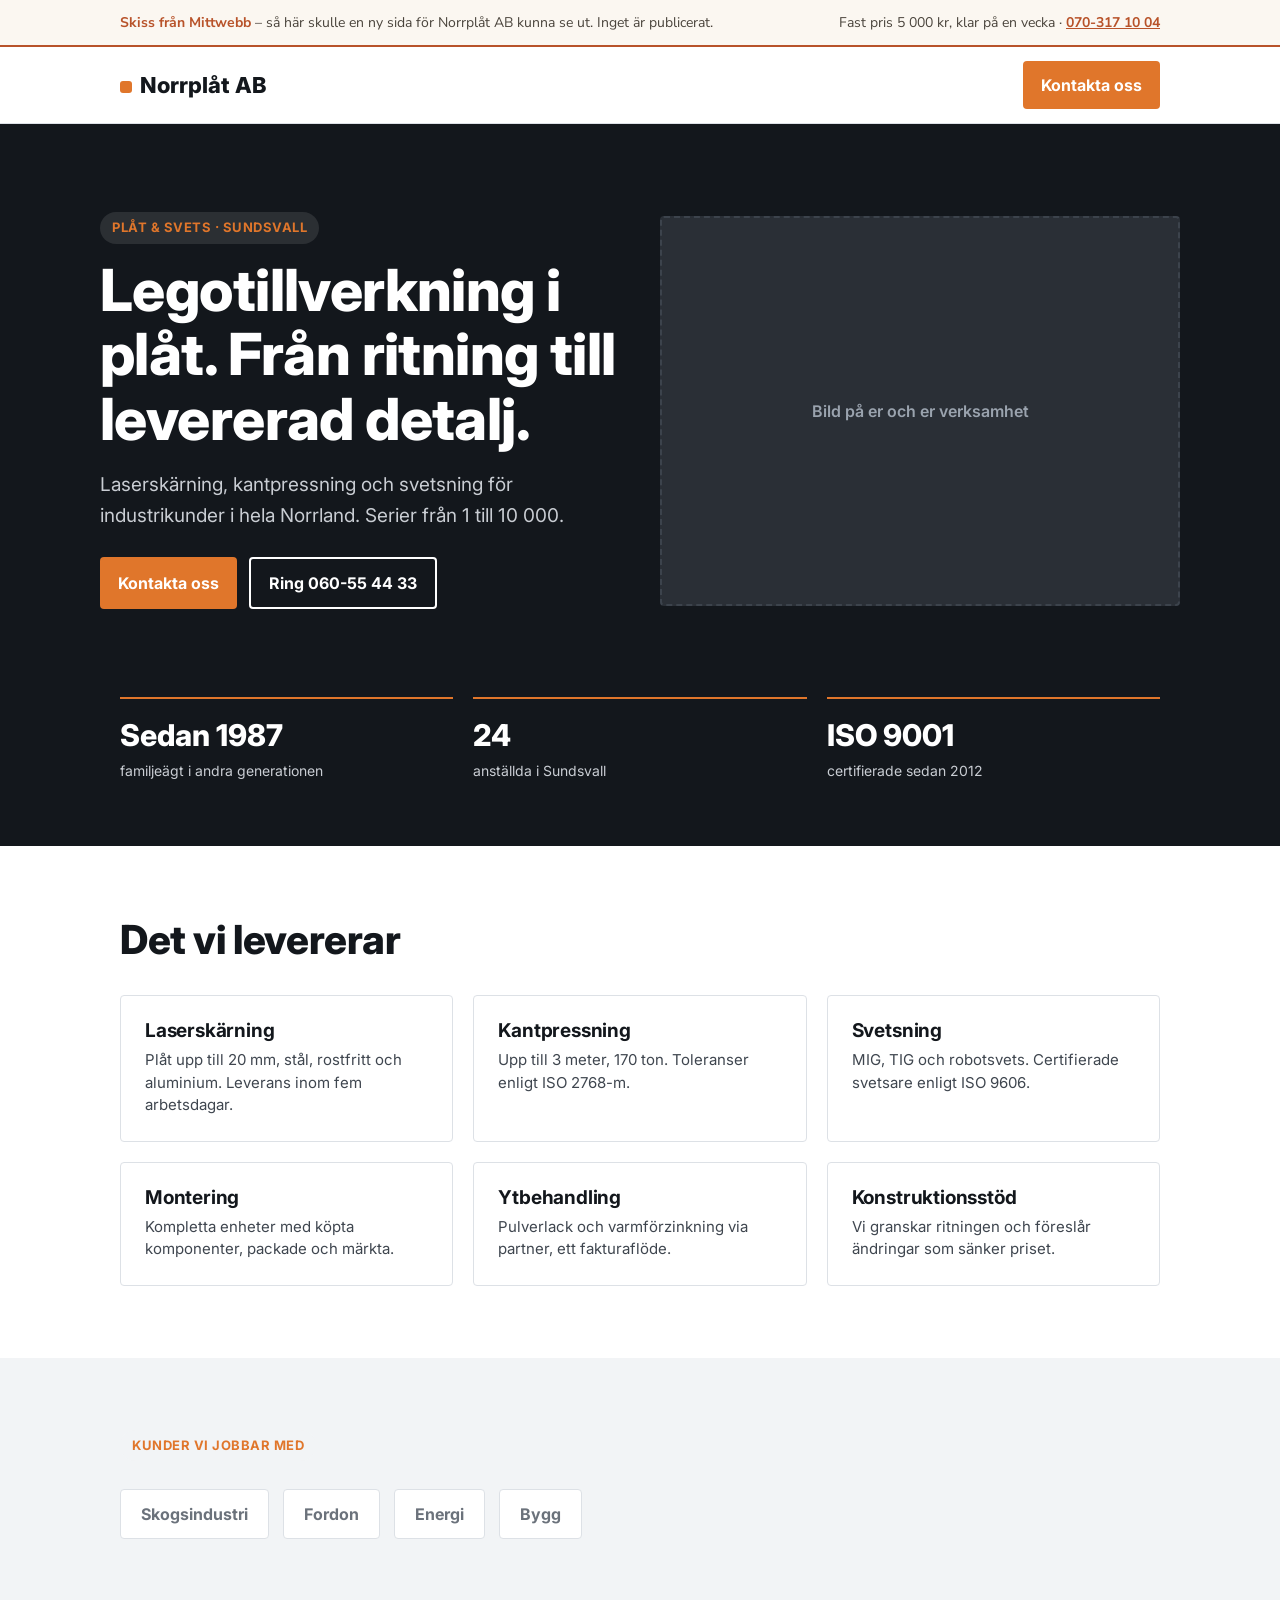
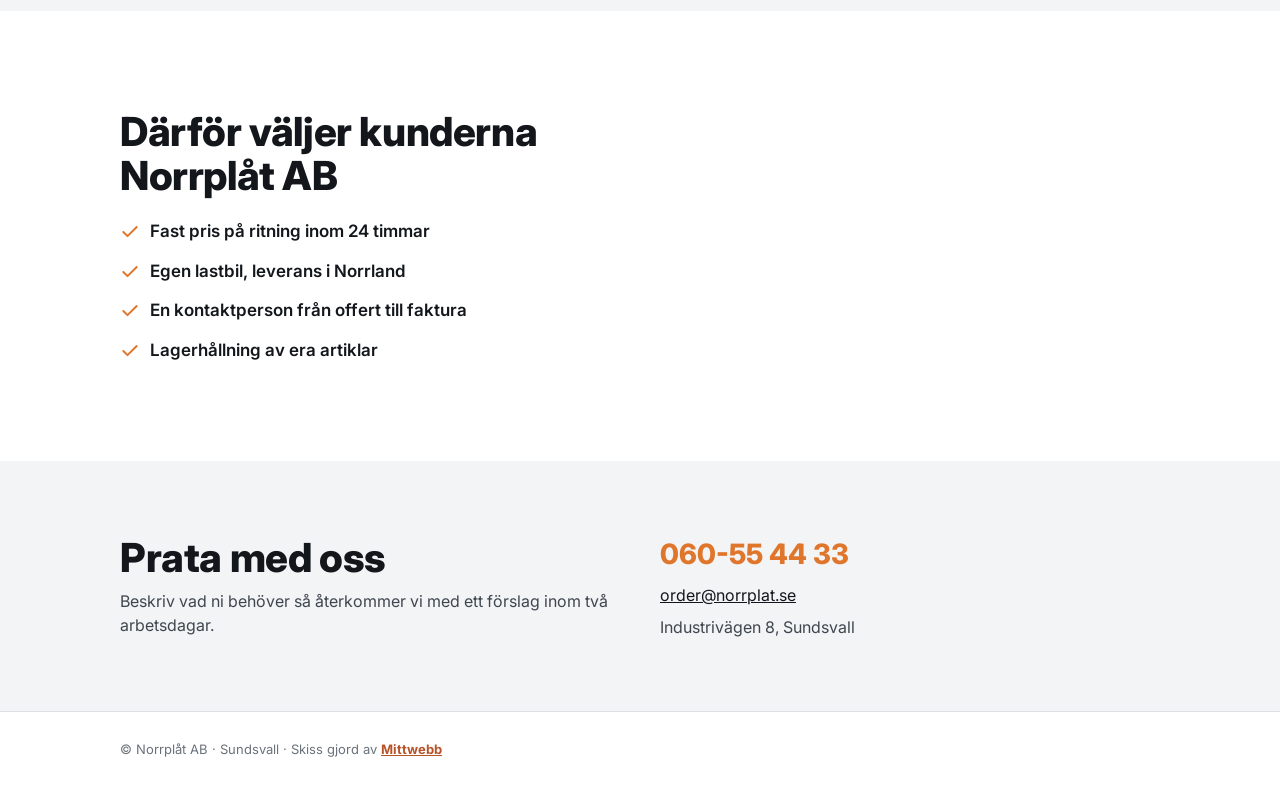
<file: skiss/exempel-industri/index.html>
<!doctype html>
<html lang="sv"><head><meta charset="utf-8"><meta name="viewport" content="width=device-width,initial-scale=1">
<meta name="robots" content="noindex,nofollow"><title>Skiss: Norrplåt AB – Mittwebb</title>
<link rel="preconnect" href="https://fonts.googleapis.com"><link href="https://fonts.googleapis.com/css2?family=Inter:wght@400;600;700;800&family=Nunito+Sans:wght@400;700&display=swap" rel="stylesheet">
<link rel="stylesheet" href="/skiss/skiss.css"><style>:root{--acc:#E0762B;--ink:#13171C;--body:#3F464F;--mute:#6B727B;--bg:#fff;--soft:#F2F4F6;--line:#DDE1E6;--r:4px;--ff:'Inter',system-ui,sans-serif;--hf:'Inter',system-ui,sans-serif;--hw:800}.dark{background:var(--ink);color:#fff}.dark .pill{background:rgba(255,255,255,.1);color:var(--acc)}.dark .lead{font-size:19px;color:#C9CDD3;line-height:1.6;margin:18px 0 26px}.btn2.light{border-color:#fff;color:#fff}.dark .noimg{background:#2A2F36;border-color:#3C434C;color:#9AA3AE}
.fakta{display:grid;grid-template-columns:repeat(3,1fr);gap:20px;padding-bottom:64px}.fakta div{border-top:2px solid var(--acc);padding-top:14px}.fakta b{display:block;font-size:30px;font-weight:800;white-space:nowrap}.fakta span{color:#C9CDD3;font-size:14px}
.grid{display:grid;grid-template-columns:repeat(3,1fr);gap:20px;margin-top:32px}.tj{border:1px solid var(--line);border-radius:var(--r);padding:24px}.tj p{color:var(--body);margin-top:8px;font-size:15px}
.kunder{display:flex;gap:14px;flex-wrap:wrap;margin-top:14px}.kunder span{padding:12px 20px;border:1px solid var(--line);border-radius:var(--r);font-weight:700;color:var(--mute);background:#fff}
@media (max-width:820px){.fakta{grid-template-columns:1fr 1fr}}</style></head><body>
<div class="mwbar"><div class="wrap"><div><b>Skiss från Mittwebb</b> – så här skulle en ny sida för Norrplåt AB kunna se ut. Inget är publicerat.</div><div>Fast pris 5 000 kr, klar på en vecka · <a href="tel:+46703171004">070-317 10 04</a></div></div></div>
<div class="top"><div class="wrap"><a class="brand" href="#"><i></i>Norrplåt AB</a><a class="call" href="#kontakt">Kontakta oss</a></div></div>

<div class="dark"><div class="wrap hero two" style="padding:88px 0">
  <div><span class="pill">Plåt &amp; svets · Sundsvall</span><h1>Legotillverkning i plåt. Från ritning till levererad detalj.</h1><p class="lead">Laserskärning, kantpressning och svetsning för industrikunder i hela Norrland. Serier från 1 till 10 000.</p>
  <div class="btns"><a class="call" href="#kontakt">Kontakta oss</a><a class="btn2 light" href="tel:060554433">Ring 060-55 44 33</a></div></div>
  <div><div class="noimg"><span>Bild på er och er verksamhet</span></div></div></div>
  <div class="wrap fakta"><div><b>Sedan 1987</b><span>familjeägt i andra generationen</span></div><div><b>24</b><span>anställda i Sundsvall</span></div><div><b>ISO 9001</b><span>certifierade sedan 2012</span></div></div></div>
<section><div class="wrap"><h2>Det vi levererar</h2><div class="grid"><div class="tj"><h3>Laserskärning</h3><p>Plåt upp till 20 mm, stål, rostfritt och aluminium. Leverans inom fem arbetsdagar.</p></div><div class="tj"><h3>Kantpressning</h3><p>Upp till 3 meter, 170 ton. Toleranser enligt ISO 2768-m.</p></div><div class="tj"><h3>Svetsning</h3><p>MIG, TIG och robotsvets. Certifierade svetsare enligt ISO 9606.</p></div><div class="tj"><h3>Montering</h3><p>Kompletta enheter med köpta komponenter, packade och märkta.</p></div><div class="tj"><h3>Ytbehandling</h3><p>Pulverlack och varmförzinkning via partner, ett fakturaflöde.</p></div><div class="tj"><h3>Konstruktionsstöd</h3><p>Vi granskar ritningen och föreslår ändringar som sänker priset.</p></div></div></div></section>
<section class="soft"><div class="wrap"><p class="pill">Kunder vi jobbar med</p><div class="kunder"><span>Skogsindustri</span><span>Fordon</span><span>Energi</span><span>Bygg</span></div></div></section>
<section><div class="wrap two"><div><h2>Därför väljer kunderna Norrplåt AB</h2><ul class="checks"><li><svg width="20" height="20" viewBox="0 0 24 24" fill="none" stroke="currentColor" stroke-width="2.4" stroke-linecap="round" stroke-linejoin="round"><path d="M20 6L9 17l-5-5"/></svg>Fast pris på ritning inom 24 timmar</li><li><svg width="20" height="20" viewBox="0 0 24 24" fill="none" stroke="currentColor" stroke-width="2.4" stroke-linecap="round" stroke-linejoin="round"><path d="M20 6L9 17l-5-5"/></svg>Egen lastbil, leverans i Norrland</li><li><svg width="20" height="20" viewBox="0 0 24 24" fill="none" stroke="currentColor" stroke-width="2.4" stroke-linecap="round" stroke-linejoin="round"><path d="M20 6L9 17l-5-5"/></svg>En kontaktperson från offert till faktura</li><li><svg width="20" height="20" viewBox="0 0 24 24" fill="none" stroke="currentColor" stroke-width="2.4" stroke-linecap="round" stroke-linejoin="round"><path d="M20 6L9 17l-5-5"/></svg>Lagerhållning av era artiklar</li></ul></div><div><iframe class="map" src="https://maps.google.com/maps?q=Industrivägen+8,+Sundsvall&z=13&output=embed" loading="lazy" title="Karta"></iframe></div></div></section>
<section class="soft" id="kontakt"><div class="wrap two kontakt">
  <div><h2>Prata med oss</h2><p>Beskriv vad ni behöver så återkommer vi med ett förslag inom två arbetsdagar.</p></div>
  <div><a class="big" href="tel:060554433">060-55 44 33</a><p><a href="mailto:order@norrplat.se" style="color:var(--ink)">order@norrplat.se</a></p><p>Industrivägen 8, Sundsvall</p></div>
</div></section>
<footer><div class="wrap">© Norrplåt AB · Sundsvall · Skiss gjord av <a href="https://mittwebb.se" style="color:#B8532A;font-weight:700">Mittwebb</a></div></footer>
<a class="sticky" href="#kontakt">Kontakta oss</a>
</body></html>
</file>
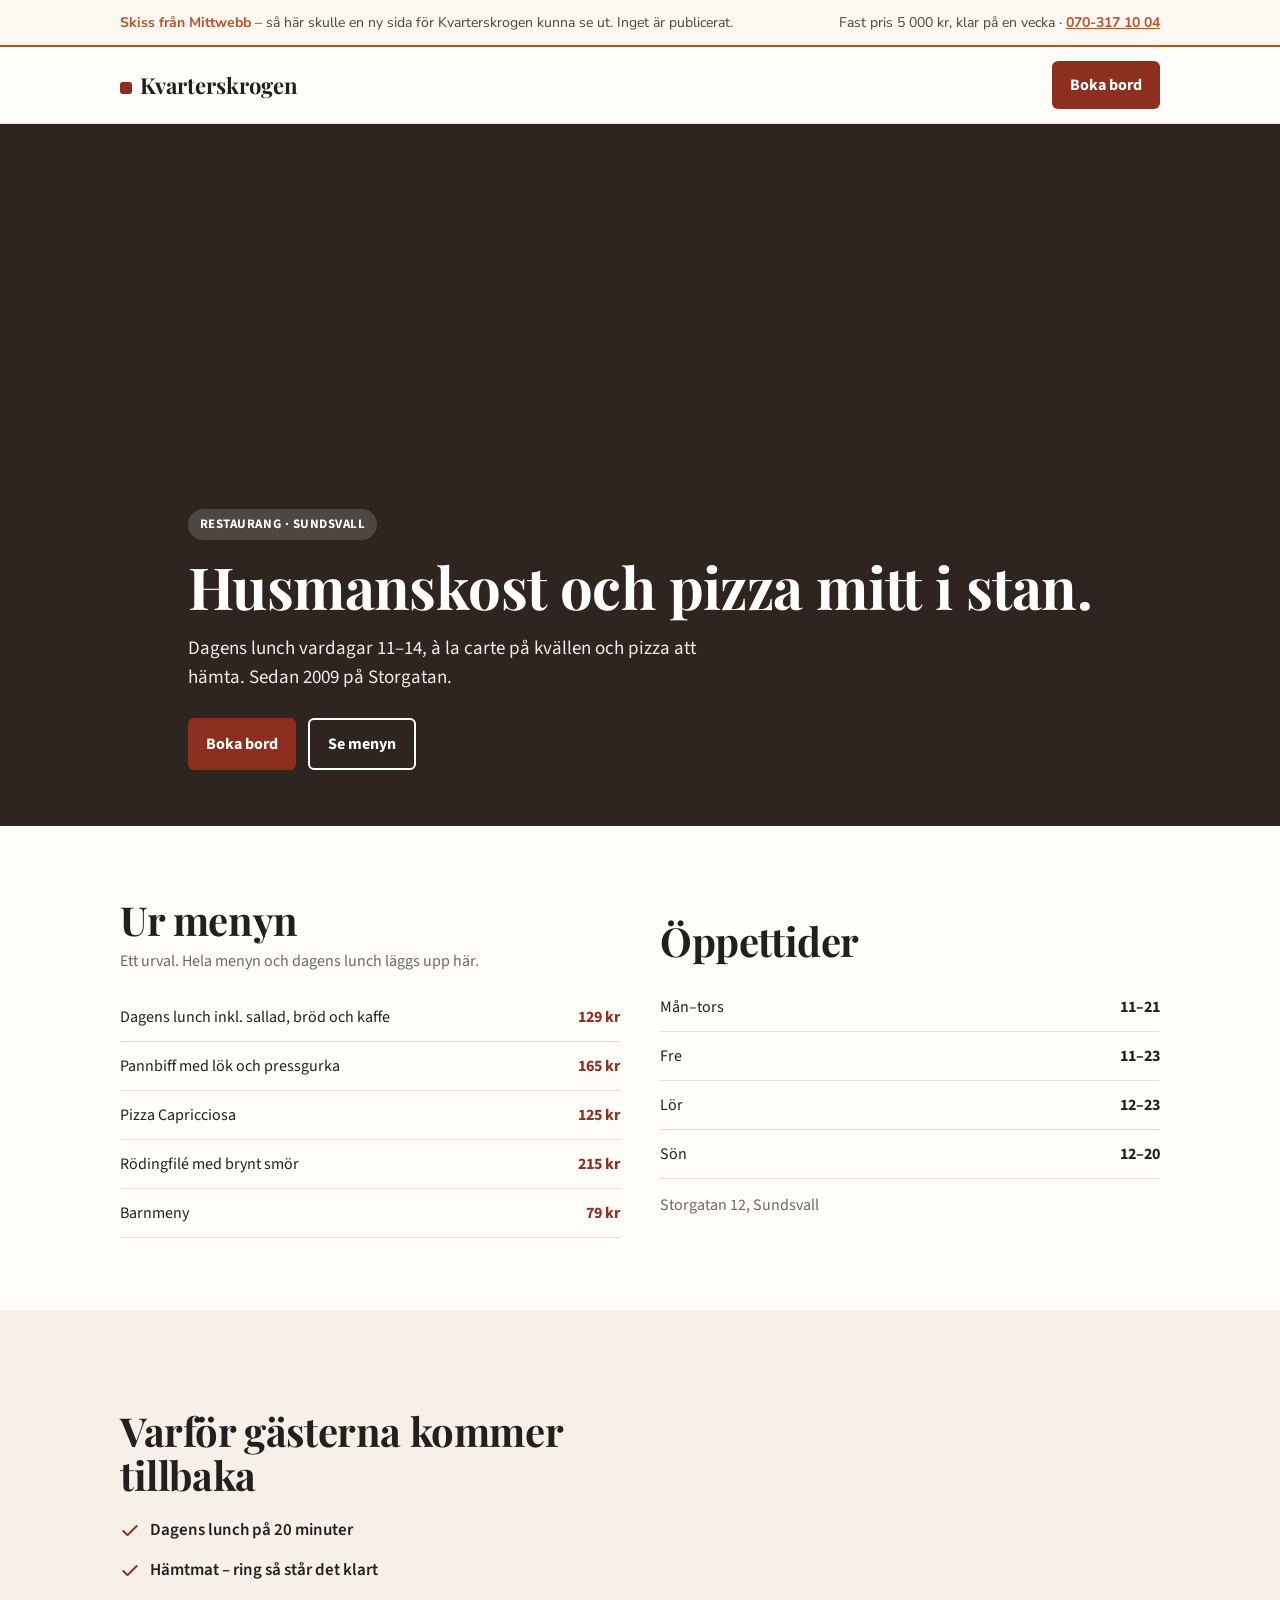
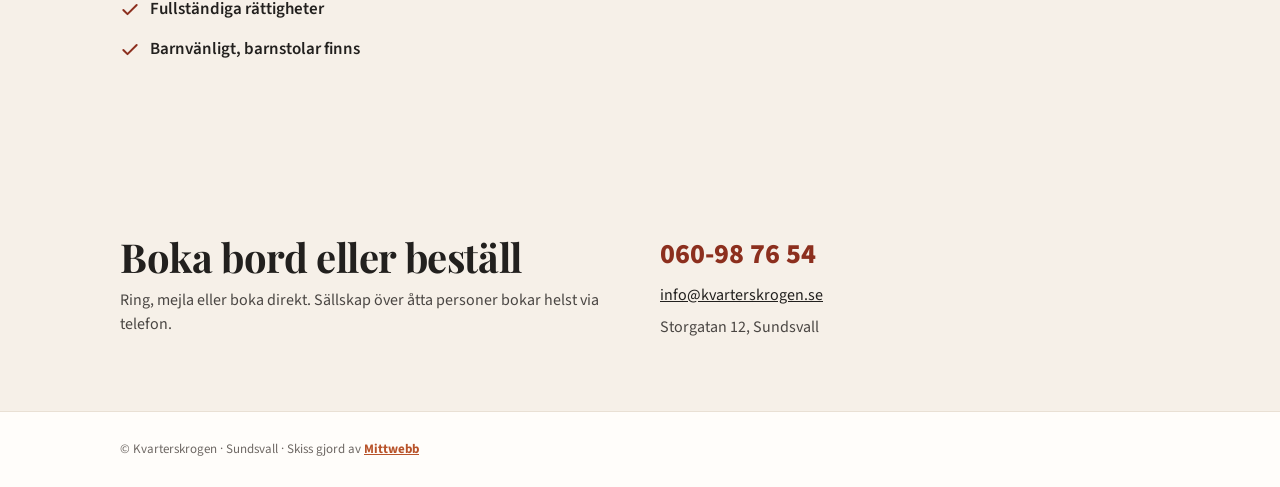
<file: skiss/exempel-restaurang/index.html>
<!doctype html>
<html lang="sv"><head><meta charset="utf-8"><meta name="viewport" content="width=device-width,initial-scale=1">
<meta name="robots" content="noindex,nofollow"><title>Skiss: Kvarterskrogen – Mittwebb</title>
<link rel="preconnect" href="https://fonts.googleapis.com"><link href="https://fonts.googleapis.com/css2?family=Playfair+Display:wght@600;700&family=Source+Sans+3:wght@400;600;700&family=Nunito+Sans:wght@400;700&display=swap" rel="stylesheet">
<link rel="stylesheet" href="/skiss/skiss.css"><style>:root{--acc:#8C2F1E;--ink:#22201E;--body:#4A4643;--mute:#6E6864;--bg:#FFFDFA;--soft:#F6F0E8;--line:#E9E0D4;--r:6px;--ff:'Source Sans 3',system-ui,sans-serif;--hf:'Playfair Display',Georgia,serif;--hw:700}.herofull{position:relative;min-height:78vh;display:grid;align-items:end;background:var(--ink);color:#fff}.herofull .bg,.herofull .noimg{position:absolute;inset:0;width:100%;height:100%;aspect-ratio:auto;border-radius:0;object-fit:cover;opacity:.55}.herofull .noimg{border:0;background:#3a2a24;color:#cbb}.herofull .noimg span{display:none}
.herotxt{position:relative;padding:80px 20px 56px}.herotxt .pill{background:rgba(255,255,255,.15);color:#fff}.herotxt .lead{font-size:19px;max-width:560px;margin:16px 0 26px;color:#f3ede8}.btn2.light{border-color:#fff;color:#fff}
.tab{margin-top:20px;display:flex;flex-direction:column}.tab div{display:flex;justify-content:space-between;gap:16px;padding:12px 0;border-bottom:1px solid var(--line)}.tab b{white-space:nowrap;color:var(--acc)}.oppet b{color:var(--ink)}</style></head><body>
<div class="mwbar"><div class="wrap"><div><b>Skiss från Mittwebb</b> – så här skulle en ny sida för Kvarterskrogen kunna se ut. Inget är publicerat.</div><div>Fast pris 5 000 kr, klar på en vecka · <a href="tel:+46703171004">070-317 10 04</a></div></div></div>
<div class="top"><div class="wrap"><a class="brand" href="#"><i></i>Kvarterskrogen</a><a class="call" href="#kontakt">Boka bord</a></div></div>

<div class="herofull"><div class="noimg"><span>Bild på er och er verksamhet</span></div><div class="wrap herotxt"><span class="pill">Restaurang · Sundsvall</span><h1>Husmanskost och pizza mitt i stan.</h1><p class="lead">Dagens lunch vardagar 11–14, à la carte på kvällen och pizza att hämta. Sedan 2009 på Storgatan.</p>
<div class="btns"><a class="call" href="#kontakt">Boka bord</a><a class="btn2 light" href="#meny">Se menyn</a></div></div></div>
<section id="meny"><div class="wrap two"><div><h2>Ur menyn</h2><p style="color:var(--mute);margin-top:6px">Ett urval. Hela menyn och dagens lunch läggs upp här.</p><div class="tab"><div><span>Dagens lunch inkl. sallad, bröd och kaffe</span><b>129 kr</b></div><div><span>Pannbiff med lök och pressgurka</span><b>165 kr</b></div><div><span>Pizza Capricciosa</span><b>125 kr</b></div><div><span>Rödingfilé med brynt smör</span><b>215 kr</b></div><div><span>Barnmeny</span><b>79 kr</b></div></div></div>
<div><h2>Öppettider</h2><div class="tab oppet"><div><span>Mån–tors</span><b>11–21</b></div><div><span>Fre</span><b>11–23</b></div><div><span>Lör</span><b>12–23</b></div><div><span>Sön</span><b>12–20</b></div></div><p style="margin-top:14px;color:var(--mute)">Storgatan 12, Sundsvall</p></div></div></section>
<section class="soft"><div class="wrap two"><div><h2>Varför gästerna kommer tillbaka</h2><ul class="checks"><li><svg width="20" height="20" viewBox="0 0 24 24" fill="none" stroke="currentColor" stroke-width="2.4" stroke-linecap="round" stroke-linejoin="round"><path d="M20 6L9 17l-5-5"/></svg>Dagens lunch på 20 minuter</li><li><svg width="20" height="20" viewBox="0 0 24 24" fill="none" stroke="currentColor" stroke-width="2.4" stroke-linecap="round" stroke-linejoin="round"><path d="M20 6L9 17l-5-5"/></svg>Hämtmat – ring så står det klart</li><li><svg width="20" height="20" viewBox="0 0 24 24" fill="none" stroke="currentColor" stroke-width="2.4" stroke-linecap="round" stroke-linejoin="round"><path d="M20 6L9 17l-5-5"/></svg>Fullständiga rättigheter</li><li><svg width="20" height="20" viewBox="0 0 24 24" fill="none" stroke="currentColor" stroke-width="2.4" stroke-linecap="round" stroke-linejoin="round"><path d="M20 6L9 17l-5-5"/></svg>Barnvänligt, barnstolar finns</li></ul></div><div><iframe class="map" src="https://maps.google.com/maps?q=Storgatan+12,+Sundsvall&z=13&output=embed" loading="lazy" title="Karta"></iframe></div></div></section>
<section class="soft" id="kontakt"><div class="wrap two kontakt">
  <div><h2>Boka bord eller beställ</h2><p>Ring, mejla eller boka direkt. Sällskap över åtta personer bokar helst via telefon.</p></div>
  <div><a class="big" href="tel:060987654">060-98 76 54</a><p><a href="mailto:info@kvarterskrogen.se" style="color:var(--ink)">info@kvarterskrogen.se</a></p><p>Storgatan 12, Sundsvall</p></div>
</div></section>
<footer><div class="wrap">© Kvarterskrogen · Sundsvall · Skiss gjord av <a href="https://mittwebb.se" style="color:#B8532A;font-weight:700">Mittwebb</a></div></footer>
<a class="sticky" href="#kontakt">Boka bord</a>
</body></html>
</file>
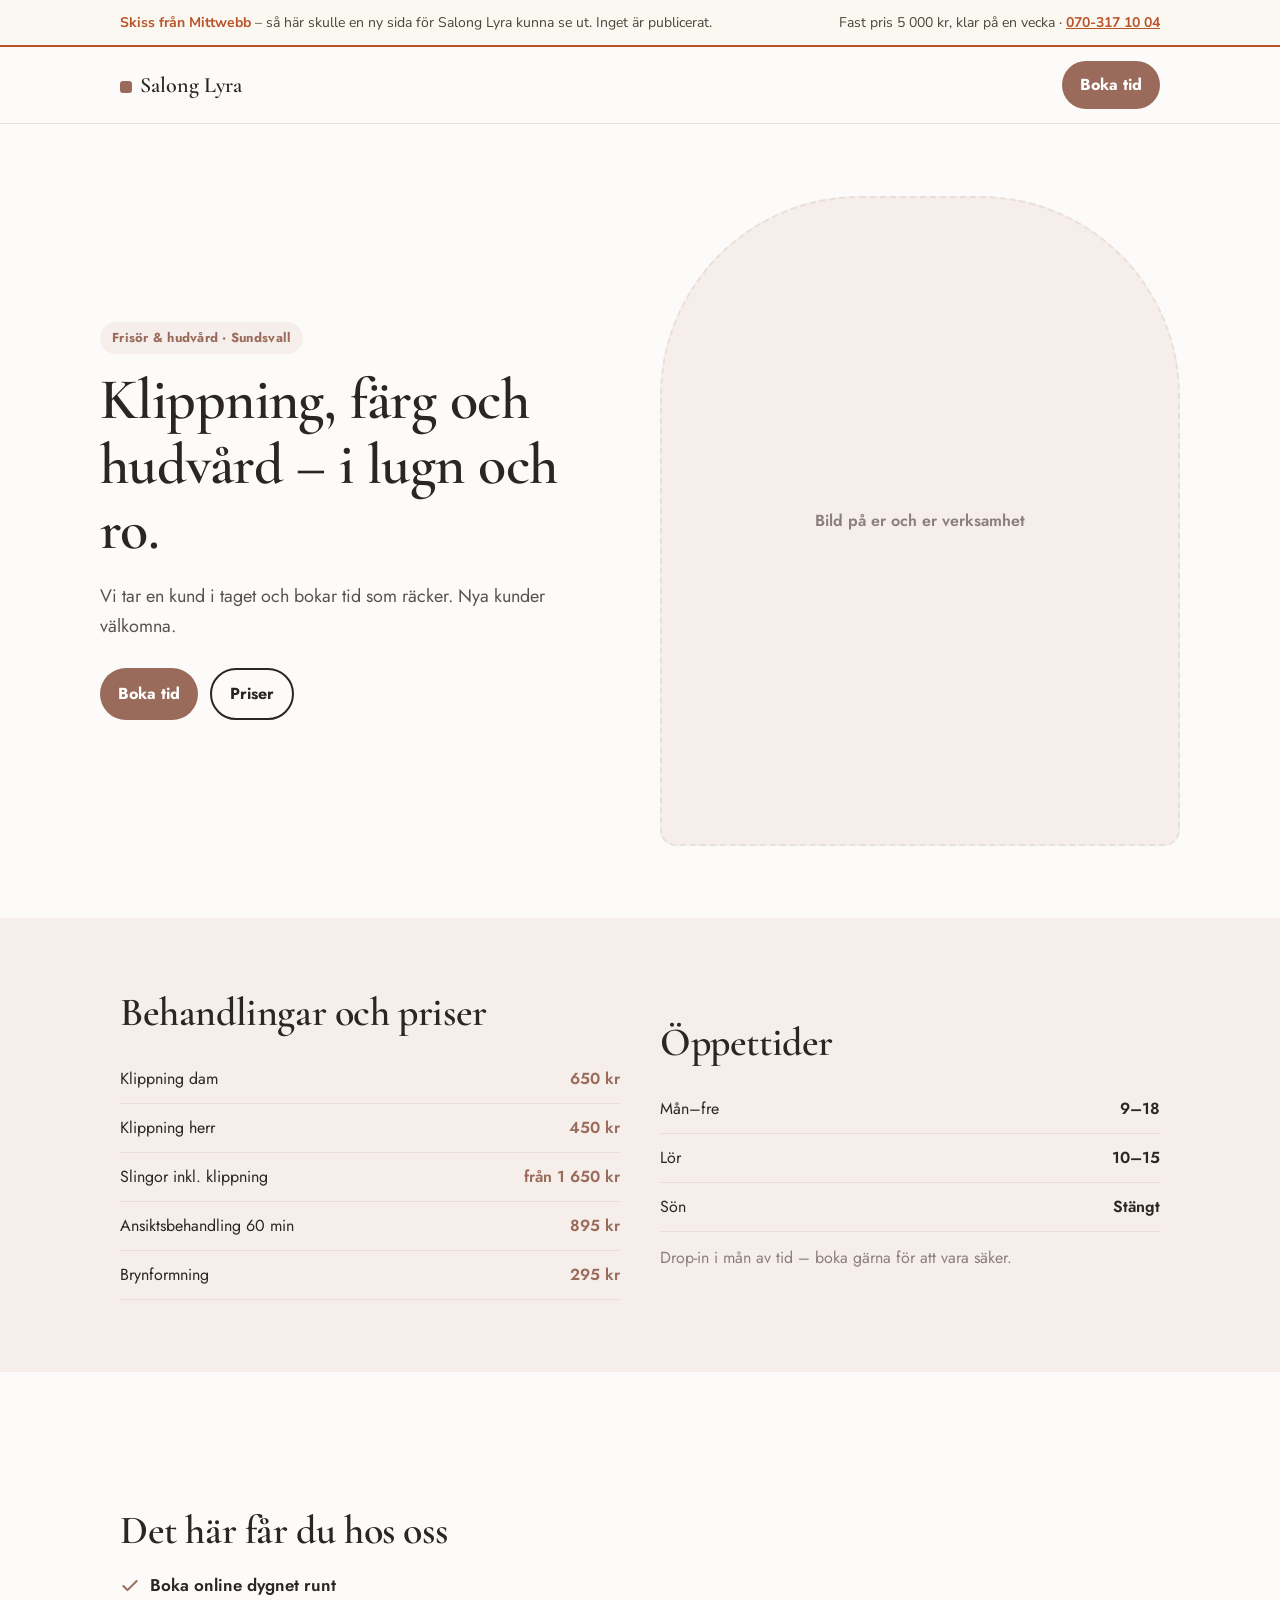
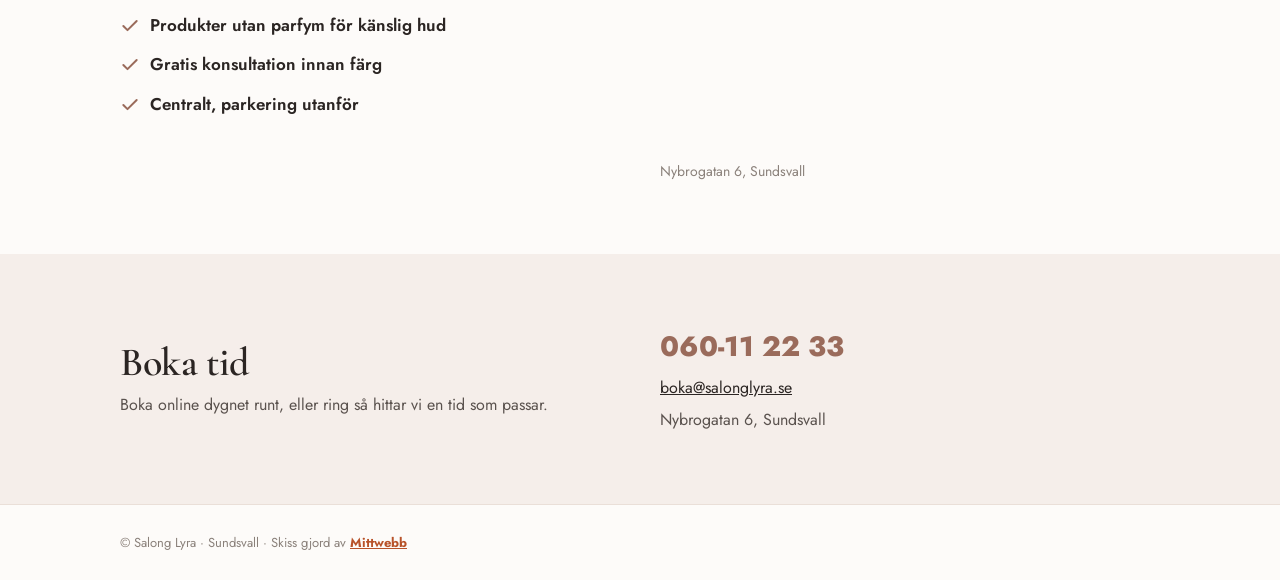
<file: skiss/exempel-salong/index.html>
<!doctype html>
<html lang="sv"><head><meta charset="utf-8"><meta name="viewport" content="width=device-width,initial-scale=1">
<meta name="robots" content="noindex,nofollow"><title>Skiss: Salong Lyra – Mittwebb</title>
<link rel="preconnect" href="https://fonts.googleapis.com"><link href="https://fonts.googleapis.com/css2?family=Cormorant+Garamond:wght@600;700&family=Jost:wght@400;500;600&family=Nunito+Sans:wght@400;700&display=swap" rel="stylesheet">
<link rel="stylesheet" href="/skiss/skiss.css"><style>:root{--acc:#9A6B5B;--ink:#2B2523;--body:#5A524E;--mute:#8A807A;--bg:#FDFBF9;--soft:#F5EEEA;--line:#EADFD8;--r:999px;--ff:'Jost',system-ui,sans-serif;--hf:'Cormorant Garamond',Georgia,serif;--hw:600}.lead{font-size:18px;color:var(--body);line-height:1.7;margin:18px 0 26px}.img,.noimg{aspect-ratio:4/5;border-radius:200px 200px 16px 16px}
.tab{margin-top:20px;display:flex;flex-direction:column}.tab div{display:flex;justify-content:space-between;gap:16px;padding:12px 0;border-bottom:1px solid var(--line)}.tab b{white-space:nowrap;color:var(--acc);font-weight:600}.oppet b{color:var(--ink)}.pill{text-transform:none;letter-spacing:.02em}</style></head><body>
<div class="mwbar"><div class="wrap"><div><b>Skiss från Mittwebb</b> – så här skulle en ny sida för Salong Lyra kunna se ut. Inget är publicerat.</div><div>Fast pris 5 000 kr, klar på en vecka · <a href="tel:+46703171004">070-317 10 04</a></div></div></div>
<div class="top"><div class="wrap"><a class="brand" href="#"><i></i>Salong Lyra</a><a class="call" href="#kontakt">Boka tid</a></div></div>

<div class="wrap hero two" style="padding:72px 0">
  <div><span class="pill">Frisör &amp; hudvård · Sundsvall</span><h1>Klippning, färg och hudvård – i lugn och ro.</h1><p class="lead">Vi tar en kund i taget och bokar tid som räcker. Nya kunder välkomna.</p>
  <div class="btns"><a class="call" href="#kontakt">Boka tid</a><a class="btn2" href="#priser">Priser</a></div></div>
  <div><div class="noimg"><span>Bild på er och er verksamhet</span></div></div></div>
<section class="soft" id="priser"><div class="wrap two"><div><h2>Behandlingar och priser</h2><div class="tab"><div><span>Klippning dam</span><b>650 kr</b></div><div><span>Klippning herr</span><b>450 kr</b></div><div><span>Slingor inkl. klippning</span><b>från 1 650 kr</b></div><div><span>Ansiktsbehandling 60 min</span><b>895 kr</b></div><div><span>Brynformning</span><b>295 kr</b></div></div></div>
<div><h2>Öppettider</h2><div class="tab oppet"><div><span>Mån–fre</span><b>9–18</b></div><div><span>Lör</span><b>10–15</b></div><div><span>Sön</span><b>Stängt</b></div></div><p style="margin-top:14px;color:var(--mute)">Drop-in i mån av tid – boka gärna för att vara säker.</p></div></div></section>
<section><div class="wrap two"><div><h2>Det här får du hos oss</h2><ul class="checks"><li><svg width="20" height="20" viewBox="0 0 24 24" fill="none" stroke="currentColor" stroke-width="2.4" stroke-linecap="round" stroke-linejoin="round"><path d="M20 6L9 17l-5-5"/></svg>Boka online dygnet runt</li><li><svg width="20" height="20" viewBox="0 0 24 24" fill="none" stroke="currentColor" stroke-width="2.4" stroke-linecap="round" stroke-linejoin="round"><path d="M20 6L9 17l-5-5"/></svg>Produkter utan parfym för känslig hud</li><li><svg width="20" height="20" viewBox="0 0 24 24" fill="none" stroke="currentColor" stroke-width="2.4" stroke-linecap="round" stroke-linejoin="round"><path d="M20 6L9 17l-5-5"/></svg>Gratis konsultation innan färg</li><li><svg width="20" height="20" viewBox="0 0 24 24" fill="none" stroke="currentColor" stroke-width="2.4" stroke-linecap="round" stroke-linejoin="round"><path d="M20 6L9 17l-5-5"/></svg>Centralt, parkering utanför</li></ul></div><div><iframe class="map" src="https://maps.google.com/maps?q=Nybrogatan+6,+Sundsvall&z=13&output=embed" loading="lazy" title="Karta"></iframe><p style="margin-top:10px;color:var(--mute);font-size:14px">Nybrogatan 6, Sundsvall</p></div></div></section>
<section class="soft" id="kontakt"><div class="wrap two kontakt">
  <div><h2>Boka tid</h2><p>Boka online dygnet runt, eller ring så hittar vi en tid som passar.</p></div>
  <div><a class="big" href="tel:060112233">060-11 22 33</a><p><a href="mailto:boka@salonglyra.se" style="color:var(--ink)">boka@salonglyra.se</a></p><p>Nybrogatan 6, Sundsvall</p></div>
</div></section>
<footer><div class="wrap">© Salong Lyra · Sundsvall · Skiss gjord av <a href="https://mittwebb.se" style="color:#B8532A;font-weight:700">Mittwebb</a></div></footer>
<a class="sticky" href="#kontakt">Boka tid</a>
</body></html>
</file>
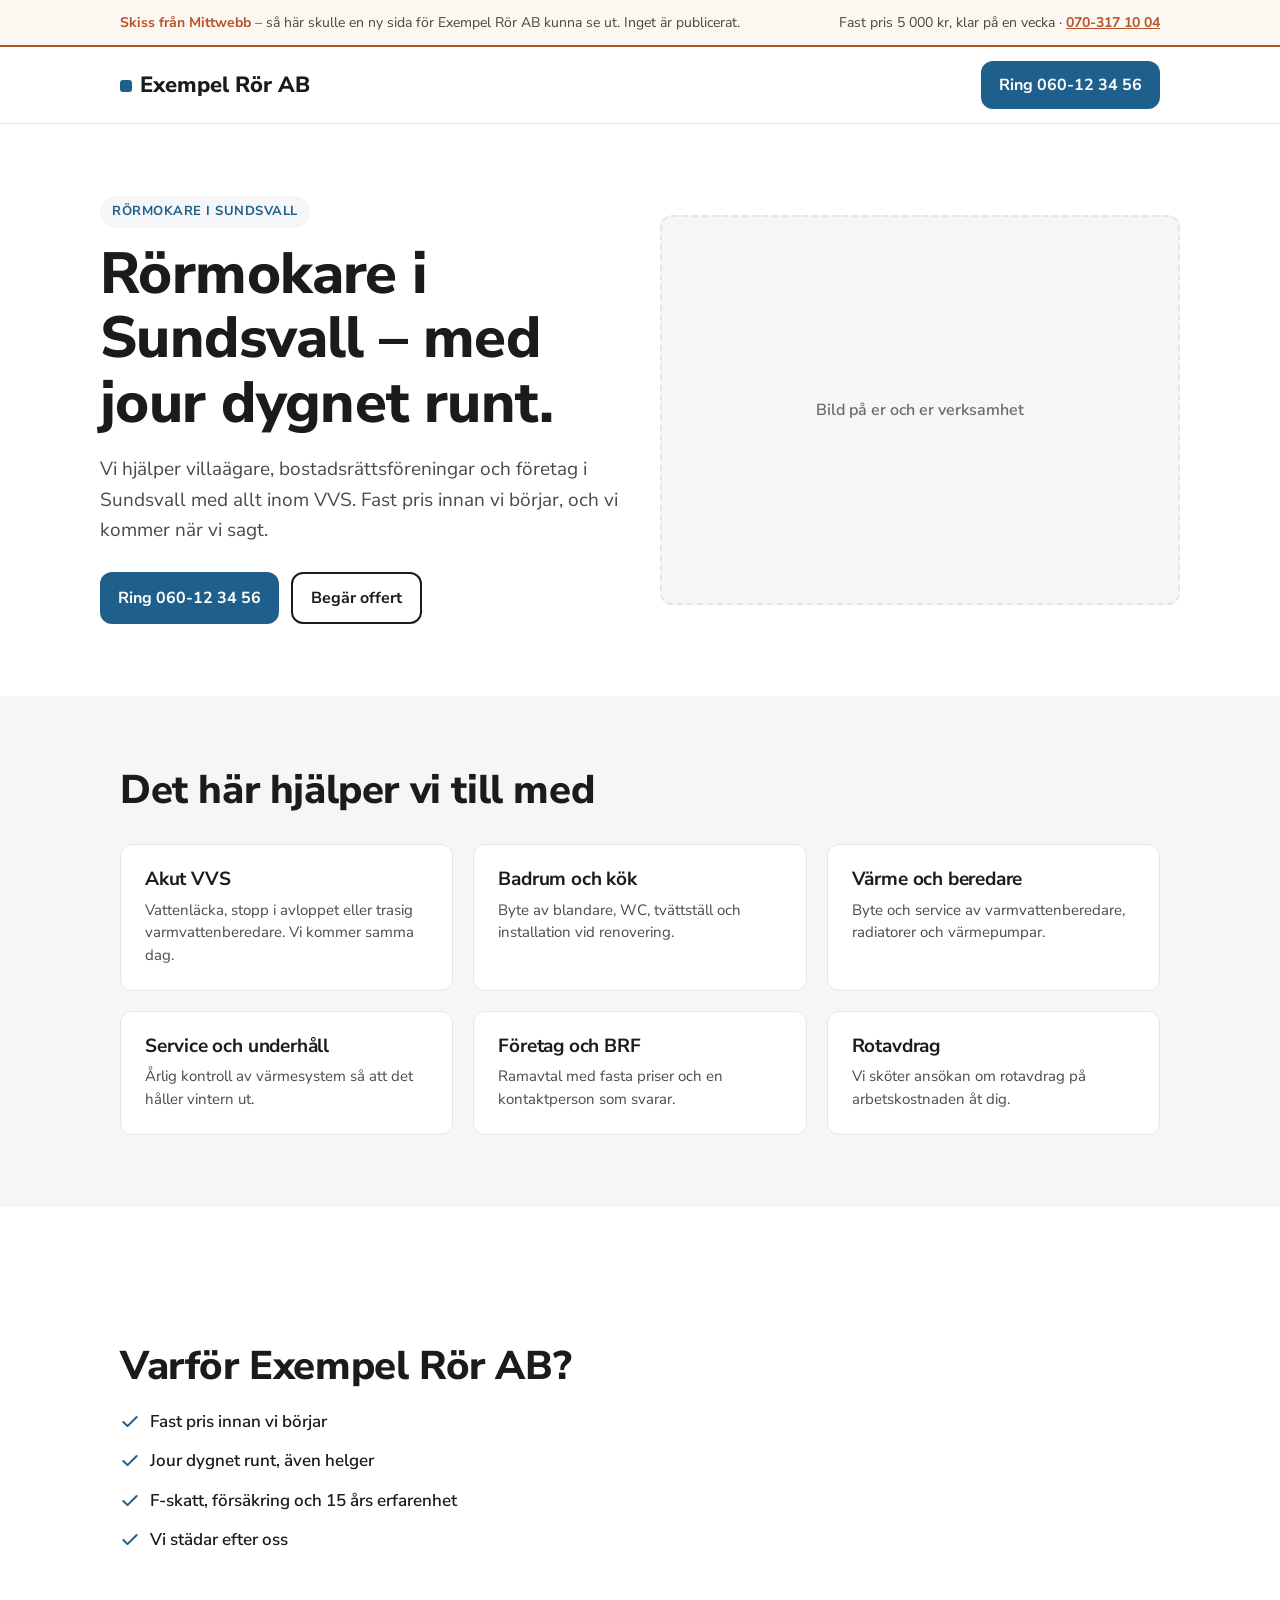
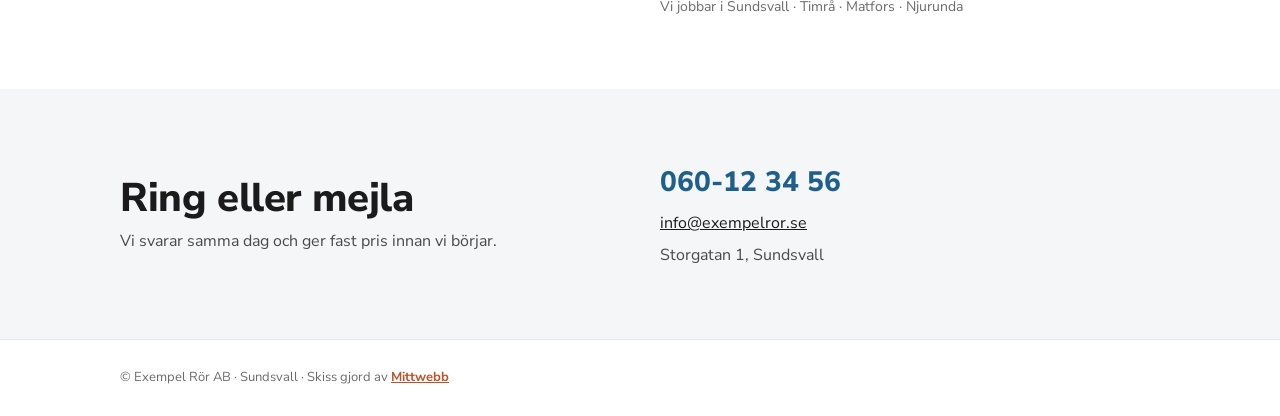
<file: skiss/exempel/index.html>
<!doctype html>
<html lang="sv"><head><meta charset="utf-8"><meta name="viewport" content="width=device-width,initial-scale=1">
<meta name="robots" content="noindex,nofollow"><title>Skiss: Exempel Rör AB – Mittwebb</title>
<link rel="preconnect" href="https://fonts.googleapis.com"><link href="https://fonts.googleapis.com/css2?family=Nunito+Sans:wght@400;600;700;800&family=Nunito+Sans:wght@400;700&display=swap" rel="stylesheet">
<link rel="stylesheet" href="/skiss/skiss.css"><style>:root{--acc:#1F5F8B;--ink:#1B1B1B;--body:#4A4A4A;--mute:#6B6B6B;--bg:#fff;--soft:#F4F6F8;--line:#E4E7EA;--r:12px;--ff:'Nunito Sans',system-ui,sans-serif;--hf:'Nunito Sans',system-ui,sans-serif;--hw:800}.lead{font-size:19px;color:var(--body);line-height:1.6;margin:18px 0 26px}.grid{display:grid;grid-template-columns:repeat(3,1fr);gap:20px;margin-top:32px}.tj{background:var(--bg);border:1px solid var(--line);border-radius:var(--r);padding:24px}.tj p{color:var(--body);margin-top:8px;font-size:15px}</style></head><body>
<div class="mwbar"><div class="wrap"><div><b>Skiss från Mittwebb</b> – så här skulle en ny sida för Exempel Rör AB kunna se ut. Inget är publicerat.</div><div>Fast pris 5 000 kr, klar på en vecka · <a href="tel:+46703171004">070-317 10 04</a></div></div></div>
<div class="top"><div class="wrap"><a class="brand" href="#"><i></i>Exempel Rör AB</a><a class="call" href="tel:060123456">Ring 060-12 34 56</a></div></div>

<div class="wrap hero two" style="padding:72px 0">
  <div><span class="pill">Rörmokare i Sundsvall</span><h1>Rörmokare i Sundsvall – med jour dygnet runt.</h1>
    <p class="lead">Vi hjälper villaägare, bostadsrättsföreningar och företag i Sundsvall med allt inom VVS. Fast pris innan vi börjar, och vi kommer när vi sagt.</p>
    <div class="btns"><a class="call" href="tel:060123456">Ring 060-12 34 56</a><a class="btn2" href="#kontakt">Begär offert</a></div></div>
  <div><div class="noimg"><span>Bild på er och er verksamhet</span></div></div></div>
<section class="soft"><div class="wrap"><h2>Det här hjälper vi till med</h2><div class="grid"><div class="tj"><h3>Akut VVS</h3><p>Vattenläcka, stopp i avloppet eller trasig varmvattenberedare. Vi kommer samma dag.</p></div><div class="tj"><h3>Badrum och kök</h3><p>Byte av blandare, WC, tvättställ och installation vid renovering.</p></div><div class="tj"><h3>Värme och beredare</h3><p>Byte och service av varmvattenberedare, radiatorer och värmepumpar.</p></div><div class="tj"><h3>Service och underhåll</h3><p>Årlig kontroll av värmesystem så att det håller vintern ut.</p></div><div class="tj"><h3>Företag och BRF</h3><p>Ramavtal med fasta priser och en kontaktperson som svarar.</p></div><div class="tj"><h3>Rotavdrag</h3><p>Vi sköter ansökan om rotavdrag på arbetskostnaden åt dig.</p></div></div></div></section>
<section><div class="wrap two"><div><h2>Varför Exempel Rör AB?</h2><ul class="checks"><li><svg width="20" height="20" viewBox="0 0 24 24" fill="none" stroke="currentColor" stroke-width="2.4" stroke-linecap="round" stroke-linejoin="round"><path d="M20 6L9 17l-5-5"/></svg>Fast pris innan vi börjar</li><li><svg width="20" height="20" viewBox="0 0 24 24" fill="none" stroke="currentColor" stroke-width="2.4" stroke-linecap="round" stroke-linejoin="round"><path d="M20 6L9 17l-5-5"/></svg>Jour dygnet runt, även helger</li><li><svg width="20" height="20" viewBox="0 0 24 24" fill="none" stroke="currentColor" stroke-width="2.4" stroke-linecap="round" stroke-linejoin="round"><path d="M20 6L9 17l-5-5"/></svg>F-skatt, försäkring och 15 års erfarenhet</li><li><svg width="20" height="20" viewBox="0 0 24 24" fill="none" stroke="currentColor" stroke-width="2.4" stroke-linecap="round" stroke-linejoin="round"><path d="M20 6L9 17l-5-5"/></svg>Vi städar efter oss</li></ul></div><div><iframe class="map" src="https://maps.google.com/maps?q=Storgatan+1,+Sundsvall&z=13&output=embed" loading="lazy" title="Karta"></iframe><p style="margin-top:10px;color:var(--mute);font-size:14px">Vi jobbar i Sundsvall · Timrå · Matfors · Njurunda</p></div></div></section>
<section class="soft" id="kontakt"><div class="wrap two kontakt">
  <div><h2>Ring eller mejla</h2><p>Vi svarar samma dag och ger fast pris innan vi börjar.</p></div>
  <div><a class="big" href="tel:060123456">060-12 34 56</a><p><a href="mailto:info@exempelror.se" style="color:var(--ink)">info@exempelror.se</a></p><p>Storgatan 1, Sundsvall</p></div>
</div></section>
<footer><div class="wrap">© Exempel Rör AB · Sundsvall · Skiss gjord av <a href="https://mittwebb.se" style="color:#B8532A;font-weight:700">Mittwebb</a></div></footer>
<a class="sticky" href="tel:060123456">Ring 060-12 34 56</a>
</body></html>
</file>
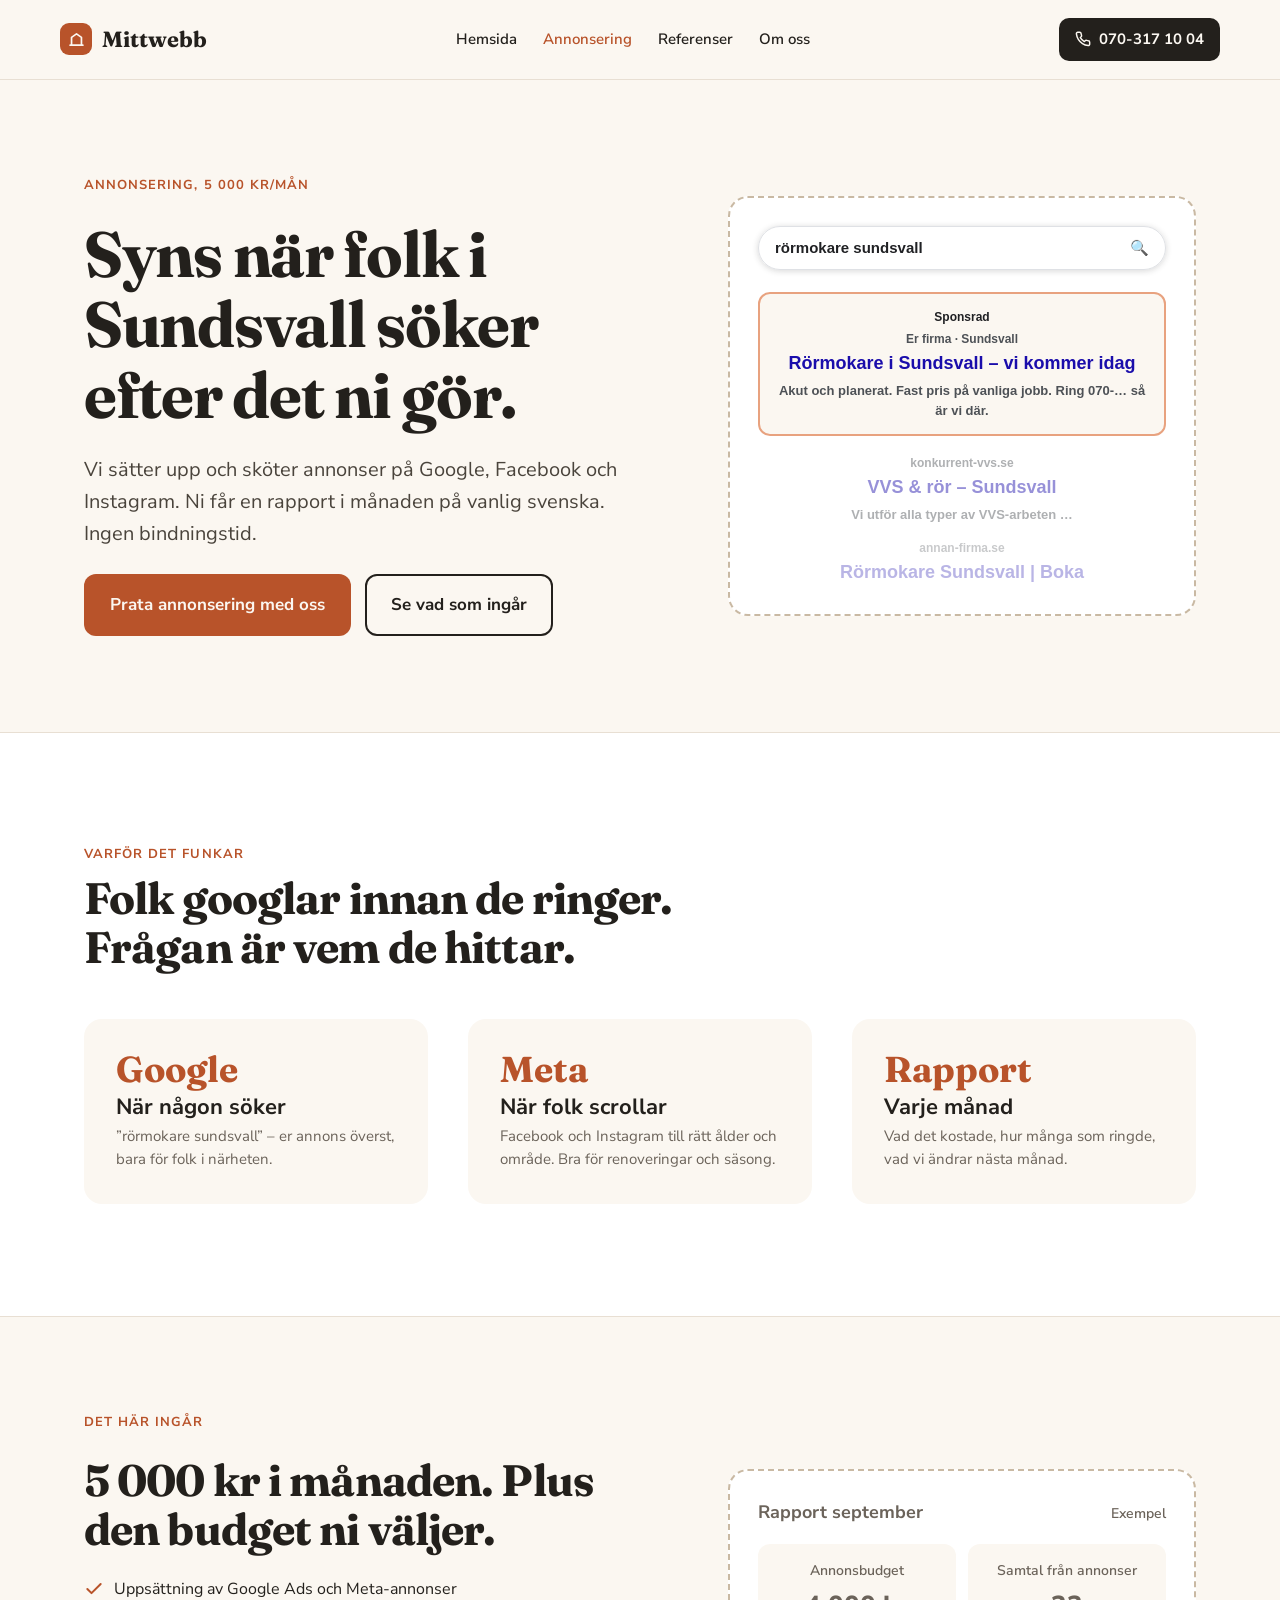
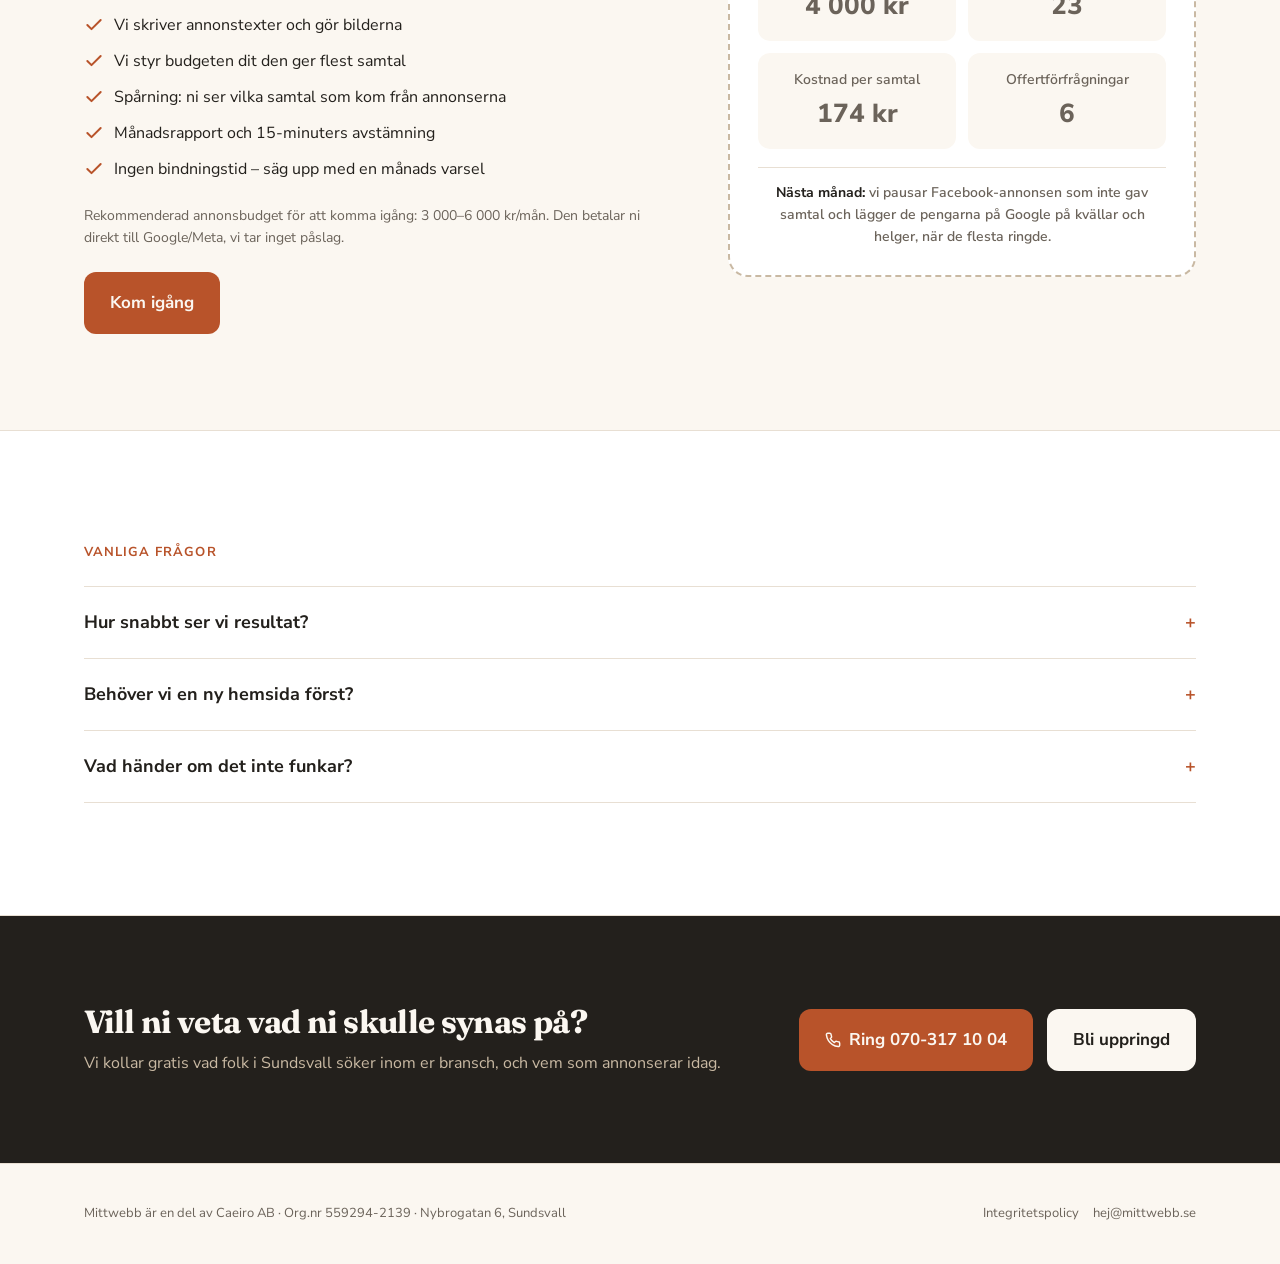
<file: annonsering.html>
<!doctype html>
<html lang="sv"><head><meta charset="utf-8"><meta name="viewport" content="width=device-width,initial-scale=1">
<title>Annonsering på Google och Meta – 5 000 kr/mån | Mittwebb</title><meta name="description" content="Vi sätter upp och sköter era annonser på Google, Facebook och Instagram. Månadsrapport på vanlig svenska, ingen bindningstid.">
<link rel="canonical" href="https://mittwebb.se/annonsering">
<meta property="og:title" content="Annonsering på Google och Meta – 5 000 kr/mån | Mittwebb"><meta property="og:description" content="Vi sätter upp och sköter era annonser på Google, Facebook och Instagram. Månadsrapport på vanlig svenska, ingen bindningstid."><meta property="og:url" content="https://mittwebb.se/annonsering"><meta property="og:type" content="website">
<link rel="preconnect" href="https://fonts.googleapis.com"><link rel="preconnect" href="https://fonts.gstatic.com" crossorigin>
<link href="https://fonts.googleapis.com/css2?family=Fraunces:opsz,wght@9..144,600;9..144,700&family=Nunito+Sans:wght@400;600;700&display=swap" rel="stylesheet">
<link rel="stylesheet" href="/style.css">
<script type="application/ld+json">{"@context":"https://schema.org","@type":"LocalBusiness","name":"Mittwebb","url":"https://mittwebb.se","telephone":"+46703171004","email":"hej@mittwebb.se","address":{"@type":"PostalAddress","streetAddress":"Nybrogatan 6","addressLocality":"Sundsvall","addressCountry":"SE"},"areaServed":["Sundsvall","Timrå","Härnösand"],"parentOrganization":{"@type":"Organization","name":"Caeiro AB"}}</script>
</head><body>
<header><div class="wrap nav" id="nav">
<a class="logo" href="/"><i><svg width="17" height="17" viewBox="0 0 24 24" fill="none" stroke="#FBF7F1" stroke-width="2.4" stroke-linecap="round" stroke-linejoin="round"><path d="M3 20h18M5 20V9l7-5 7 5v11"/></svg></i>Mittwebb</a>
<ul><li><a href="/">Hemsida</a></li><li><a href="/annonsering" class="on">Annonsering</a></li><li><a href="/referenser">Referenser</a></li><li><a href="/om">Om oss</a></li></ul>
<div class="row" style="gap:8px;align-items:center"><a class="call" href="tel:+46703171004"><svg width="16" height="16" viewBox="0 0 24 24" fill="none" stroke="currentColor" stroke-width="2.2" stroke-linecap="round" stroke-linejoin="round"><path d="M22 16.9v3a2 2 0 0 1-2.2 2 19.8 19.8 0 0 1-8.6-3.1 19.5 19.5 0 0 1-6-6A19.8 19.8 0 0 1 2.1 4.2 2 2 0 0 1 4.1 2h3a2 2 0 0 1 2 1.7c.1.9.4 1.8.7 2.7a2 2 0 0 1-.5 2.1L8 9.8a16 16 0 0 0 6 6l1.3-1.3a2 2 0 0 1 2.1-.5c.9.3 1.8.6 2.7.7a2 2 0 0 1 1.9 2z"/></svg><span>070-317 10 04</span></a><button class="burger" aria-label="Meny" onclick="document.getElementById('nav').classList.toggle('open')"><svg width="24" height="24" viewBox="0 0 24 24" fill="none" stroke="#23201C" stroke-width="2.2" stroke-linecap="round"><path d="M4 7h16M4 12h16M4 17h16"/></svg></button></div>
</div></header>
<main>
<section class="wrap hero">
 <div class="stack"><span class="eyebrow">Annonsering, 5 000 kr/mån</span><h1>Syns när folk i Sundsvall söker efter det ni gör.</h1>
 <p class="lead">Vi sätter upp och sköter annonser på Google, Facebook och Instagram. Ni får en rapport i månaden på vanlig svenska. Ingen bindningstid.</p>
 <div class="row"><a class="btn btn-p" href="/kontakt">Prata annonsering med oss</a><a class="btn btn-o" href="#ingar">Se vad som ingår</a></div></div>
 <div class="ph" style="padding:28px;display:block;background:#fff"><div style="max-width:440px;margin:0 auto;font-family:Arial,sans-serif">
  <div style="display:flex;align-items:center;gap:10px;border:1px solid #dfe1e5;border-radius:24px;padding:10px 16px;font-size:15px;color:#202124;box-shadow:0 1px 6px rgba(32,33,36,.18)">rörmokare sundsvall<span style="margin-left:auto;color:#4285f4">🔍</span></div>
  <div style="margin-top:22px;padding:14px 12px;border-radius:12px;background:var(--bg);border:2px solid var(--peach)"><div style="font-size:12px;color:#202124;font-weight:700">Sponsrad</div><div style="font-size:12px;color:#4d5156;margin-top:4px">Er firma · Sundsvall</div><div style="font-size:18px;color:#1a0dab;margin-top:2px">Rörmokare i Sundsvall – vi kommer idag</div><div style="font-size:13px;color:#4d5156;margin-top:4px">Akut och planerat. Fast pris på vanliga jobb. Ring 070-… så är vi där.</div></div>
  <div style="margin-top:18px;padding:0 12px;opacity:.45"><div style="font-size:12px;color:#4d5156">konkurrent-vvs.se</div><div style="font-size:18px;color:#1a0dab;margin-top:2px">VVS &amp; rör – Sundsvall</div><div style="font-size:13px;color:#4d5156;margin-top:4px">Vi utför alla typer av VVS-arbeten …</div></div>
  <div style="margin-top:14px;padding:0 12px;opacity:.3"><div style="font-size:12px;color:#4d5156">annan-firma.se</div><div style="font-size:18px;color:#1a0dab;margin-top:2px">Rörmokare Sundsvall | Boka</div></div>
 </div></div></section>
<section class="sec-white"><div class="wrap stack" style="gap:48px">
 <div class="stack" style="gap:10px;max-width:720px"><span class="eyebrow">Varför det funkar</span><h2>Folk googlar innan de ringer. Frågan är vem de hittar.</h2></div>
 <div class="grid3">
  <div class="card"><div class="num" style="font-size:36px">Google</div><h3 style="margin-top:8px">När någon söker</h3><p class="small" style="font-size:15px;margin-top:6px">”rörmokare sundsvall” – er annons överst, bara för folk i närheten.</p></div>
  <div class="card"><div class="num" style="font-size:36px">Meta</div><h3 style="margin-top:8px">När folk scrollar</h3><p class="small" style="font-size:15px;margin-top:6px">Facebook och Instagram till rätt ålder och område. Bra för renoveringar och säsong.</p></div>
  <div class="card"><div class="num" style="font-size:36px">Rapport</div><h3 style="margin-top:8px">Varje månad</h3><p class="small" style="font-size:15px;margin-top:6px">Vad det kostade, hur många som ringde, vad vi ändrar nästa månad.</p></div>
 </div></div></section>
<section class="wrap hero" id="ingar">
 <div class="stack"><span class="eyebrow">Det här ingår</span><h2>5 000 kr i månaden. Plus den budget ni väljer.</h2>
 <div class="checks"><div><svg width="20" height="20" viewBox="0 0 24 24" fill="none" stroke="#B8532A" stroke-width="2.4" stroke-linecap="round" stroke-linejoin="round"><path d="M20 6L9 17l-5-5"/></svg><span>Uppsättning av Google Ads och Meta-annonser</span></div><div><svg width="20" height="20" viewBox="0 0 24 24" fill="none" stroke="#B8532A" stroke-width="2.4" stroke-linecap="round" stroke-linejoin="round"><path d="M20 6L9 17l-5-5"/></svg><span>Vi skriver annonstexter och gör bilderna</span></div><div><svg width="20" height="20" viewBox="0 0 24 24" fill="none" stroke="#B8532A" stroke-width="2.4" stroke-linecap="round" stroke-linejoin="round"><path d="M20 6L9 17l-5-5"/></svg><span>Vi styr budgeten dit den ger flest samtal</span></div><div><svg width="20" height="20" viewBox="0 0 24 24" fill="none" stroke="#B8532A" stroke-width="2.4" stroke-linecap="round" stroke-linejoin="round"><path d="M20 6L9 17l-5-5"/></svg><span>Spårning: ni ser vilka samtal som kom från annonserna</span></div><div><svg width="20" height="20" viewBox="0 0 24 24" fill="none" stroke="#B8532A" stroke-width="2.4" stroke-linecap="round" stroke-linejoin="round"><path d="M20 6L9 17l-5-5"/></svg><span>Månadsrapport och 15-minuters avstämning</span></div><div><svg width="20" height="20" viewBox="0 0 24 24" fill="none" stroke="#B8532A" stroke-width="2.4" stroke-linecap="round" stroke-linejoin="round"><path d="M20 6L9 17l-5-5"/></svg><span>Ingen bindningstid – säg upp med en månads varsel</span></div></div>
 <p class="small">Rekommenderad annonsbudget för att komma igång: 3 000–6 000 kr/mån. Den betalar ni direkt till Google/Meta, vi tar inget påslag.</p>
 <a class="btn btn-p" href="/kontakt" style="align-self:flex-start">Kom igång</a></div>
 <div class="ph" style="padding:28px;display:block;background:#fff"><div style="max-width:420px;margin:0 auto">
  <div style="display:flex;justify-content:space-between;align-items:baseline"><strong style="font-size:18px">Rapport september</strong><span class="small">Exempel</span></div>
  <div style="display:grid;grid-template-columns:1fr 1fr;gap:12px;margin-top:18px">
   <div style="background:var(--bg);border-radius:12px;padding:16px"><div class="small">Annonsbudget</div><div style="font-size:26px;font-weight:800;margin-top:4px">4 000 kr</div></div>
   <div style="background:var(--bg);border-radius:12px;padding:16px"><div class="small">Samtal från annonser</div><div style="font-size:26px;font-weight:800;margin-top:4px">23</div></div>
   <div style="background:var(--bg);border-radius:12px;padding:16px"><div class="small">Kostnad per samtal</div><div style="font-size:26px;font-weight:800;margin-top:4px">174 kr</div></div>
   <div style="background:var(--bg);border-radius:12px;padding:16px"><div class="small">Offertförfrågningar</div><div style="font-size:26px;font-weight:800;margin-top:4px">6</div></div>
  </div>
  <p class="small" style="margin-top:18px;padding-top:14px;border-top:1px solid var(--line)"><strong style="color:var(--ink)">Nästa månad:</strong> vi pausar Facebook-annonsen som inte gav samtal och lägger de pengarna på Google på kvällar och helger, när de flesta ringde.</p>
 </div></div></section>
<section class="sec-white"><div class="wrap stack" style="gap:24px"><span class="eyebrow">Vanliga frågor</span>
<div class="faq"><details><summary>Hur snabbt ser vi resultat?</summary><p>Google-annonser ger samtal inom ett par dagar. Facebook tar ett par veckor att ställa in rätt.</p></details><details><summary>Behöver vi en ny hemsida först?</summary><p>Inte alltid. Men om sidan inte funkar i mobilen slösar annonserna pengar – då säger vi det innan vi börjar.</p></details><details><summary>Vad händer om det inte funkar?</summary><p>Ni säger upp. Vi vill hellre ha nöjda kunder i tre år än missnöjda i tre månader.</p></details></div>
</div></section>
<section class="sec-dark" style="padding:88px 0"><div class="wrap cta"><div class="stack" style="gap:12px;max-width:640px"><h2 style="font-size:32px">Vill ni veta vad ni skulle synas på?</h2><p style="color:#C9B9A3">Vi kollar gratis vad folk i Sundsvall söker inom er bransch, och vem som annonserar idag.</p></div>
<div class="row"><a class="btn btn-p" href="tel:+46703171004"><svg width="16" height="16" viewBox="0 0 24 24" fill="none" stroke="currentColor" stroke-width="2.2" stroke-linecap="round" stroke-linejoin="round"><path d="M22 16.9v3a2 2 0 0 1-2.2 2 19.8 19.8 0 0 1-8.6-3.1 19.5 19.5 0 0 1-6-6A19.8 19.8 0 0 1 2.1 4.2 2 2 0 0 1 4.1 2h3a2 2 0 0 1 2 1.7c.1.9.4 1.8.7 2.7a2 2 0 0 1-.5 2.1L8 9.8a16 16 0 0 0 6 6l1.3-1.3a2 2 0 0 1 2.1-.5c.9.3 1.8.6 2.7.7a2 2 0 0 1 1.9 2z"/></svg> Ring 070-317 10 04</a><a class="btn btn-l" href="/kontakt">Bli uppringd</a></div></div></section>
</main>
<footer><div class="wrap foot"><div>Mittwebb är en del av Caeiro AB · Org.nr 559294-2139 · Nybrogatan 6, Sundsvall</div><div class="row"><a href="/integritetspolicy">Integritetspolicy</a><a href="mailto:hej@mittwebb.se">hej@mittwebb.se</a></div></div></footer>
<a class="sticky-call" href="tel:+46703171004"><svg width="16" height="16" viewBox="0 0 24 24" fill="none" stroke="currentColor" stroke-width="2.2" stroke-linecap="round" stroke-linejoin="round"><path d="M22 16.9v3a2 2 0 0 1-2.2 2 19.8 19.8 0 0 1-8.6-3.1 19.5 19.5 0 0 1-6-6A19.8 19.8 0 0 1 2.1 4.2 2 2 0 0 1 4.1 2h3a2 2 0 0 1 2 1.7c.1.9.4 1.8.7 2.7a2 2 0 0 1-.5 2.1L8 9.8a16 16 0 0 0 6 6l1.3-1.3a2 2 0 0 1 2.1-.5c.9.3 1.8.6 2.7.7a2 2 0 0 1 1.9 2z"/></svg> Ring 070-317 10 04</a>
</body></html>
</file>
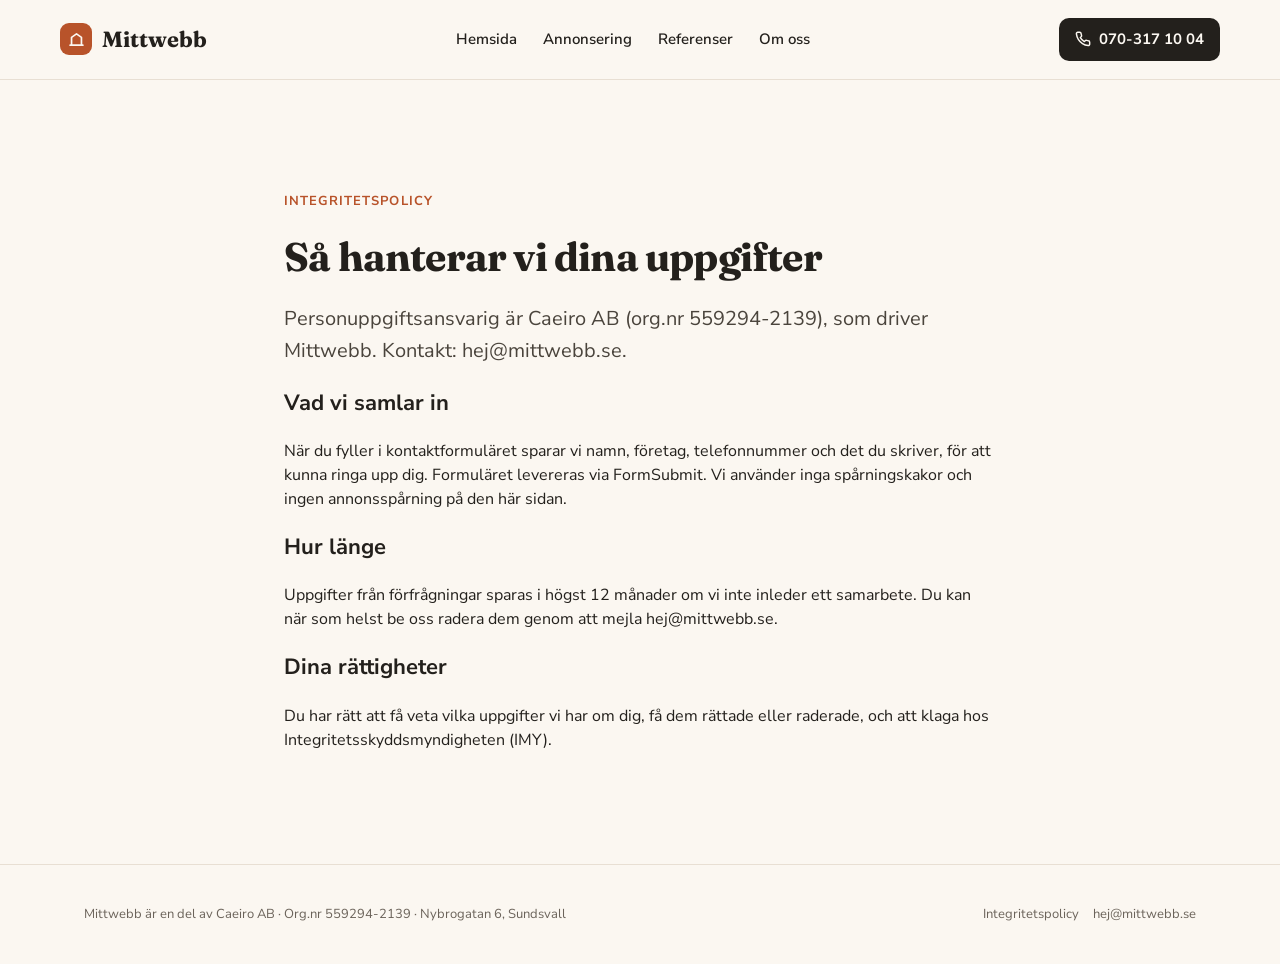
<file: integritetspolicy.html>
<!doctype html>
<html lang="sv"><head><meta charset="utf-8"><meta name="viewport" content="width=device-width,initial-scale=1">
<title>Integritetspolicy | Mittwebb</title><meta name="description" content="Så hanterar Mittwebb (Caeiro AB) dina personuppgifter.">
<link rel="canonical" href="https://mittwebb.se/integritetspolicy">
<meta property="og:title" content="Integritetspolicy | Mittwebb"><meta property="og:description" content="Så hanterar Mittwebb (Caeiro AB) dina personuppgifter."><meta property="og:url" content="https://mittwebb.se/integritetspolicy"><meta property="og:type" content="website">
<link rel="preconnect" href="https://fonts.googleapis.com"><link rel="preconnect" href="https://fonts.gstatic.com" crossorigin>
<link href="https://fonts.googleapis.com/css2?family=Fraunces:opsz,wght@9..144,600;9..144,700&family=Nunito+Sans:wght@400;600;700&display=swap" rel="stylesheet">
<link rel="stylesheet" href="/style.css">
<script type="application/ld+json">{"@context":"https://schema.org","@type":"LocalBusiness","name":"Mittwebb","url":"https://mittwebb.se","telephone":"+46703171004","email":"hej@mittwebb.se","address":{"@type":"PostalAddress","streetAddress":"Nybrogatan 6","addressLocality":"Sundsvall","addressCountry":"SE"},"areaServed":["Sundsvall","Timrå","Härnösand"],"parentOrganization":{"@type":"Organization","name":"Caeiro AB"}}</script>
</head><body>
<header><div class="wrap nav" id="nav">
<a class="logo" href="/"><i><svg width="17" height="17" viewBox="0 0 24 24" fill="none" stroke="#FBF7F1" stroke-width="2.4" stroke-linecap="round" stroke-linejoin="round"><path d="M3 20h18M5 20V9l7-5 7 5v11"/></svg></i>Mittwebb</a>
<ul><li><a href="/">Hemsida</a></li><li><a href="/annonsering">Annonsering</a></li><li><a href="/referenser">Referenser</a></li><li><a href="/om">Om oss</a></li></ul>
<div class="row" style="gap:8px;align-items:center"><a class="call" href="tel:+46703171004"><svg width="16" height="16" viewBox="0 0 24 24" fill="none" stroke="currentColor" stroke-width="2.2" stroke-linecap="round" stroke-linejoin="round"><path d="M22 16.9v3a2 2 0 0 1-2.2 2 19.8 19.8 0 0 1-8.6-3.1 19.5 19.5 0 0 1-6-6A19.8 19.8 0 0 1 2.1 4.2 2 2 0 0 1 4.1 2h3a2 2 0 0 1 2 1.7c.1.9.4 1.8.7 2.7a2 2 0 0 1-.5 2.1L8 9.8a16 16 0 0 0 6 6l1.3-1.3a2 2 0 0 1 2.1-.5c.9.3 1.8.6 2.7.7a2 2 0 0 1 1.9 2z"/></svg><span>070-317 10 04</span></a><button class="burger" aria-label="Meny" onclick="document.getElementById('nav').classList.toggle('open')"><svg width="24" height="24" viewBox="0 0 24 24" fill="none" stroke="#23201C" stroke-width="2.2" stroke-linecap="round"><path d="M4 7h16M4 12h16M4 17h16"/></svg></button></div>
</div></header>
<main>
<section class="wrap stack" style="max-width:760px"><span class="eyebrow">Integritetspolicy</span><h1 style="font-size:40px">Så hanterar vi dina uppgifter</h1>
<p class="lead">Personuppgiftsansvarig är Caeiro AB (org.nr 559294-2139), som driver Mittwebb. Kontakt: hej@mittwebb.se.</p>
<h3>Vad vi samlar in</h3><p>När du fyller i kontaktformuläret sparar vi namn, företag, telefonnummer och det du skriver, för att kunna ringa upp dig. Formuläret levereras via FormSubmit. Vi använder inga spårningskakor och ingen annonsspårning på den här sidan.</p>
<h3>Hur länge</h3><p>Uppgifter från förfrågningar sparas i högst 12 månader om vi inte inleder ett samarbete. Du kan när som helst be oss radera dem genom att mejla hej@mittwebb.se.</p>
<h3>Dina rättigheter</h3><p>Du har rätt att få veta vilka uppgifter vi har om dig, få dem rättade eller raderade, och att klaga hos Integritetsskyddsmyndigheten (IMY).</p></section>
</main>
<footer><div class="wrap foot"><div>Mittwebb är en del av Caeiro AB · Org.nr 559294-2139 · Nybrogatan 6, Sundsvall</div><div class="row"><a href="/integritetspolicy">Integritetspolicy</a><a href="mailto:hej@mittwebb.se">hej@mittwebb.se</a></div></div></footer>
<a class="sticky-call" href="tel:+46703171004"><svg width="16" height="16" viewBox="0 0 24 24" fill="none" stroke="currentColor" stroke-width="2.2" stroke-linecap="round" stroke-linejoin="round"><path d="M22 16.9v3a2 2 0 0 1-2.2 2 19.8 19.8 0 0 1-8.6-3.1 19.5 19.5 0 0 1-6-6A19.8 19.8 0 0 1 2.1 4.2 2 2 0 0 1 4.1 2h3a2 2 0 0 1 2 1.7c.1.9.4 1.8.7 2.7a2 2 0 0 1-.5 2.1L8 9.8a16 16 0 0 0 6 6l1.3-1.3a2 2 0 0 1 2.1-.5c.9.3 1.8.6 2.7.7a2 2 0 0 1 1.9 2z"/></svg> Ring 070-317 10 04</a>
</body></html>
</file>
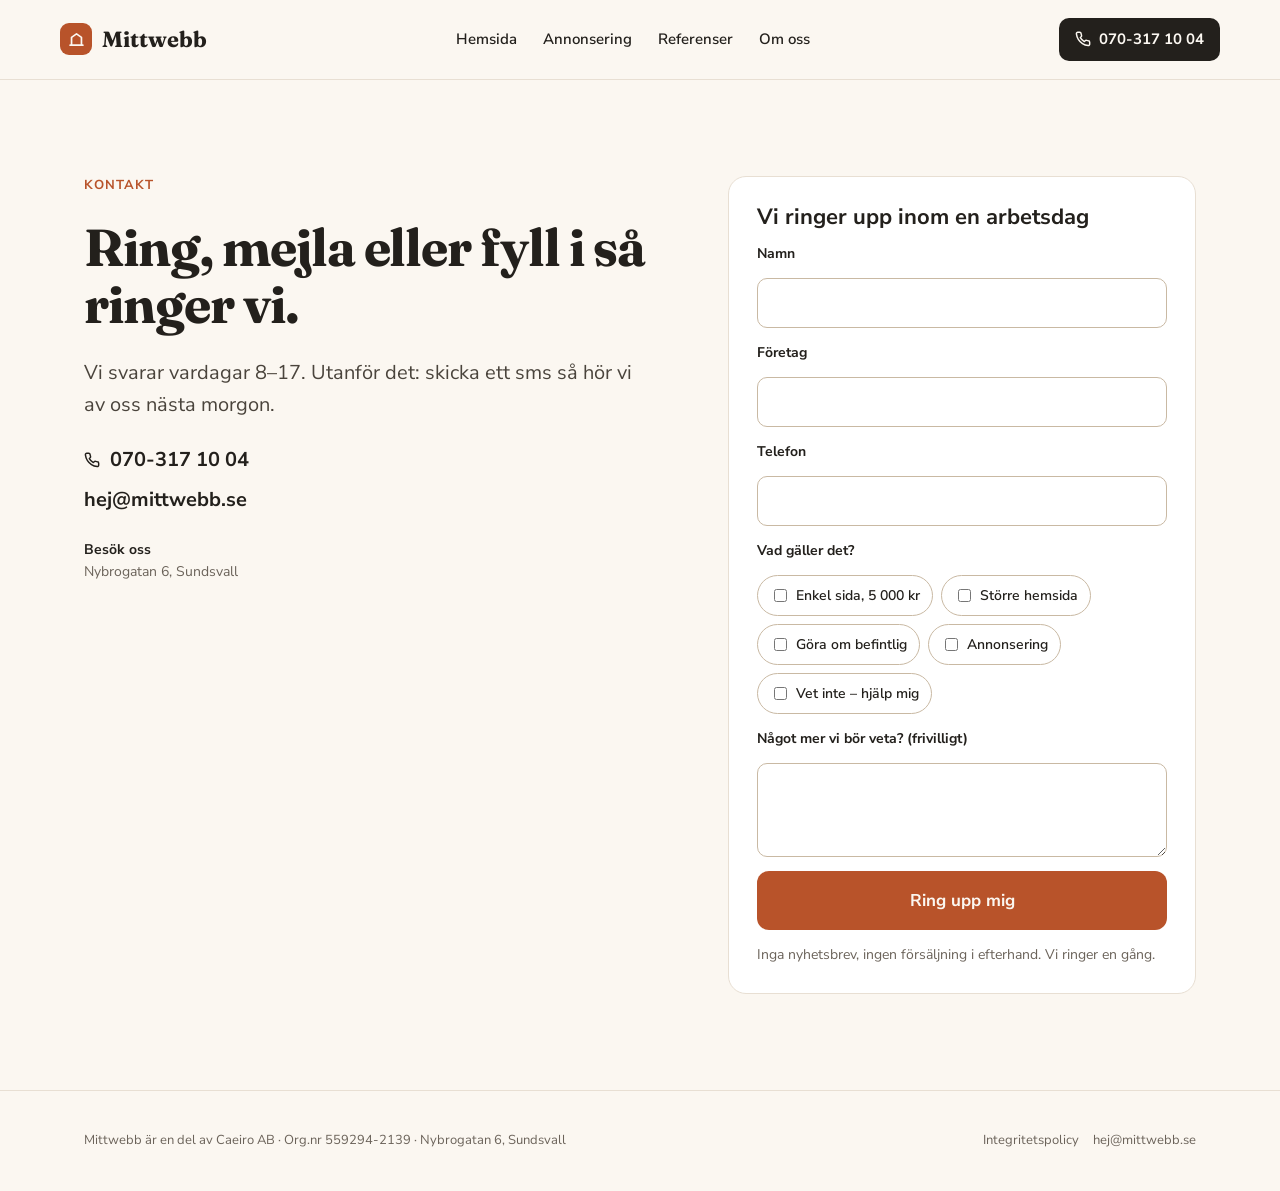
<file: kontakt.html>
<!doctype html>
<html lang="sv"><head><meta charset="utf-8"><meta name="viewport" content="width=device-width,initial-scale=1">
<title>Kontakt | Mittwebb</title><meta name="description" content="Ring 070-317 10 04 eller fyll i formuläret så ringer vi upp inom en arbetsdag.">
<link rel="canonical" href="https://mittwebb.se/kontakt">
<meta property="og:title" content="Kontakt | Mittwebb"><meta property="og:description" content="Ring 070-317 10 04 eller fyll i formuläret så ringer vi upp inom en arbetsdag."><meta property="og:url" content="https://mittwebb.se/kontakt"><meta property="og:type" content="website">
<link rel="preconnect" href="https://fonts.googleapis.com"><link rel="preconnect" href="https://fonts.gstatic.com" crossorigin>
<link href="https://fonts.googleapis.com/css2?family=Fraunces:opsz,wght@9..144,600;9..144,700&family=Nunito+Sans:wght@400;600;700&display=swap" rel="stylesheet">
<link rel="stylesheet" href="/style.css">
<script type="application/ld+json">{"@context":"https://schema.org","@type":"LocalBusiness","name":"Mittwebb","url":"https://mittwebb.se","telephone":"+46703171004","email":"hej@mittwebb.se","address":{"@type":"PostalAddress","streetAddress":"Nybrogatan 6","addressLocality":"Sundsvall","addressCountry":"SE"},"areaServed":["Sundsvall","Timrå","Härnösand"],"parentOrganization":{"@type":"Organization","name":"Caeiro AB"}}</script>
</head><body>
<header><div class="wrap nav" id="nav">
<a class="logo" href="/"><i><svg width="17" height="17" viewBox="0 0 24 24" fill="none" stroke="#FBF7F1" stroke-width="2.4" stroke-linecap="round" stroke-linejoin="round"><path d="M3 20h18M5 20V9l7-5 7 5v11"/></svg></i>Mittwebb</a>
<ul><li><a href="/">Hemsida</a></li><li><a href="/annonsering">Annonsering</a></li><li><a href="/referenser">Referenser</a></li><li><a href="/om">Om oss</a></li></ul>
<div class="row" style="gap:8px;align-items:center"><a class="call" href="tel:+46703171004"><svg width="16" height="16" viewBox="0 0 24 24" fill="none" stroke="currentColor" stroke-width="2.2" stroke-linecap="round" stroke-linejoin="round"><path d="M22 16.9v3a2 2 0 0 1-2.2 2 19.8 19.8 0 0 1-8.6-3.1 19.5 19.5 0 0 1-6-6A19.8 19.8 0 0 1 2.1 4.2 2 2 0 0 1 4.1 2h3a2 2 0 0 1 2 1.7c.1.9.4 1.8.7 2.7a2 2 0 0 1-.5 2.1L8 9.8a16 16 0 0 0 6 6l1.3-1.3a2 2 0 0 1 2.1-.5c.9.3 1.8.6 2.7.7a2 2 0 0 1 1.9 2z"/></svg><span>070-317 10 04</span></a><button class="burger" aria-label="Meny" onclick="document.getElementById('nav').classList.toggle('open')"><svg width="24" height="24" viewBox="0 0 24 24" fill="none" stroke="#23201C" stroke-width="2.2" stroke-linecap="round"><path d="M4 7h16M4 12h16M4 17h16"/></svg></button></div>
</div></header>
<main>
<section class="wrap hero" style="align-items:start">
 <div class="stack"><span class="eyebrow">Kontakt</span><h1 style="font-size:clamp(32px,4.5vw,52px)">Ring, mejla eller fyll i så ringer vi.</h1>
 <p class="lead">Vi svarar vardagar 8–17. Utanför det: skicka ett sms så hör vi av oss nästa morgon.</p>
 <div class="stack" style="gap:10px;font-size:20px;font-weight:700"><a href="tel:+46703171004" style="color:var(--ink);text-decoration:none;display:flex;gap:10px;align-items:center"><svg width="16" height="16" viewBox="0 0 24 24" fill="none" stroke="currentColor" stroke-width="2.2" stroke-linecap="round" stroke-linejoin="round"><path d="M22 16.9v3a2 2 0 0 1-2.2 2 19.8 19.8 0 0 1-8.6-3.1 19.5 19.5 0 0 1-6-6A19.8 19.8 0 0 1 2.1 4.2 2 2 0 0 1 4.1 2h3a2 2 0 0 1 2 1.7c.1.9.4 1.8.7 2.7a2 2 0 0 1-.5 2.1L8 9.8a16 16 0 0 0 6 6l1.3-1.3a2 2 0 0 1 2.1-.5c.9.3 1.8.6 2.7.7a2 2 0 0 1 1.9 2z"/></svg>070-317 10 04</a><a href="mailto:hej@mittwebb.se" style="color:var(--ink);text-decoration:none">hej@mittwebb.se</a></div>
 <p class="small"><strong style="color:var(--ink)">Besök oss</strong><br>Nybrogatan 6, Sundsvall</p></div>
 <form class="card card-w" style="padding:28px" action="https://formsubmit.co/hej@mittwebb.se" method="POST">
  <h3>Vi ringer upp inom en arbetsdag</h3>
  <label for="n">Namn</label><input id="n" name="namn" type="text" required autocomplete="name">
  <label for="f">Företag</label><input id="f" name="foretag" type="text" autocomplete="organization">
  <label for="t">Telefon</label><input id="t" name="telefon" type="tel" required autocomplete="tel">
  <span style="font-size:14px;font-weight:700">Vad gäller det?</span>
  <div class="chips"><label><input type="checkbox" name="vad" value="Enkel sida 5000"> Enkel sida, 5 000 kr</label><label><input type="checkbox" name="vad" value="Storre hemsida"> Större hemsida</label><label><input type="checkbox" name="vad" value="Gora om befintlig"> Göra om befintlig</label><label><input type="checkbox" name="vad" value="Annonsering"> Annonsering</label><label><input type="checkbox" name="vad" value="Vet inte"> Vet inte – hjälp mig</label></div>
  <label for="m">Något mer vi bör veta? (frivilligt)</label><textarea id="m" name="meddelande" rows="3"></textarea>
  <input type="hidden" name="_next" value="https://mittwebb.se/tack"><input type="hidden" name="_subject" value="Ny förfrågan från mittwebb.se"><input type="hidden" name="_captcha" value="false"><input type="hidden" name="_template" value="table"><input type="text" name="_honey" style="display:none" tabindex="-1" autocomplete="off">
  <button class="btn btn-p" type="submit" style="justify-content:center">Ring upp mig</button>
  <p class="small">Inga nyhetsbrev, ingen försäljning i efterhand. Vi ringer en gång.</p>
 </form></section>
</main>
<footer><div class="wrap foot"><div>Mittwebb är en del av Caeiro AB · Org.nr 559294-2139 · Nybrogatan 6, Sundsvall</div><div class="row"><a href="/integritetspolicy">Integritetspolicy</a><a href="mailto:hej@mittwebb.se">hej@mittwebb.se</a></div></div></footer>
<a class="sticky-call" href="tel:+46703171004"><svg width="16" height="16" viewBox="0 0 24 24" fill="none" stroke="currentColor" stroke-width="2.2" stroke-linecap="round" stroke-linejoin="round"><path d="M22 16.9v3a2 2 0 0 1-2.2 2 19.8 19.8 0 0 1-8.6-3.1 19.5 19.5 0 0 1-6-6A19.8 19.8 0 0 1 2.1 4.2 2 2 0 0 1 4.1 2h3a2 2 0 0 1 2 1.7c.1.9.4 1.8.7 2.7a2 2 0 0 1-.5 2.1L8 9.8a16 16 0 0 0 6 6l1.3-1.3a2 2 0 0 1 2.1-.5c.9.3 1.8.6 2.7.7a2 2 0 0 1 1.9 2z"/></svg> Ring 070-317 10 04</a>
</body></html>
</file>
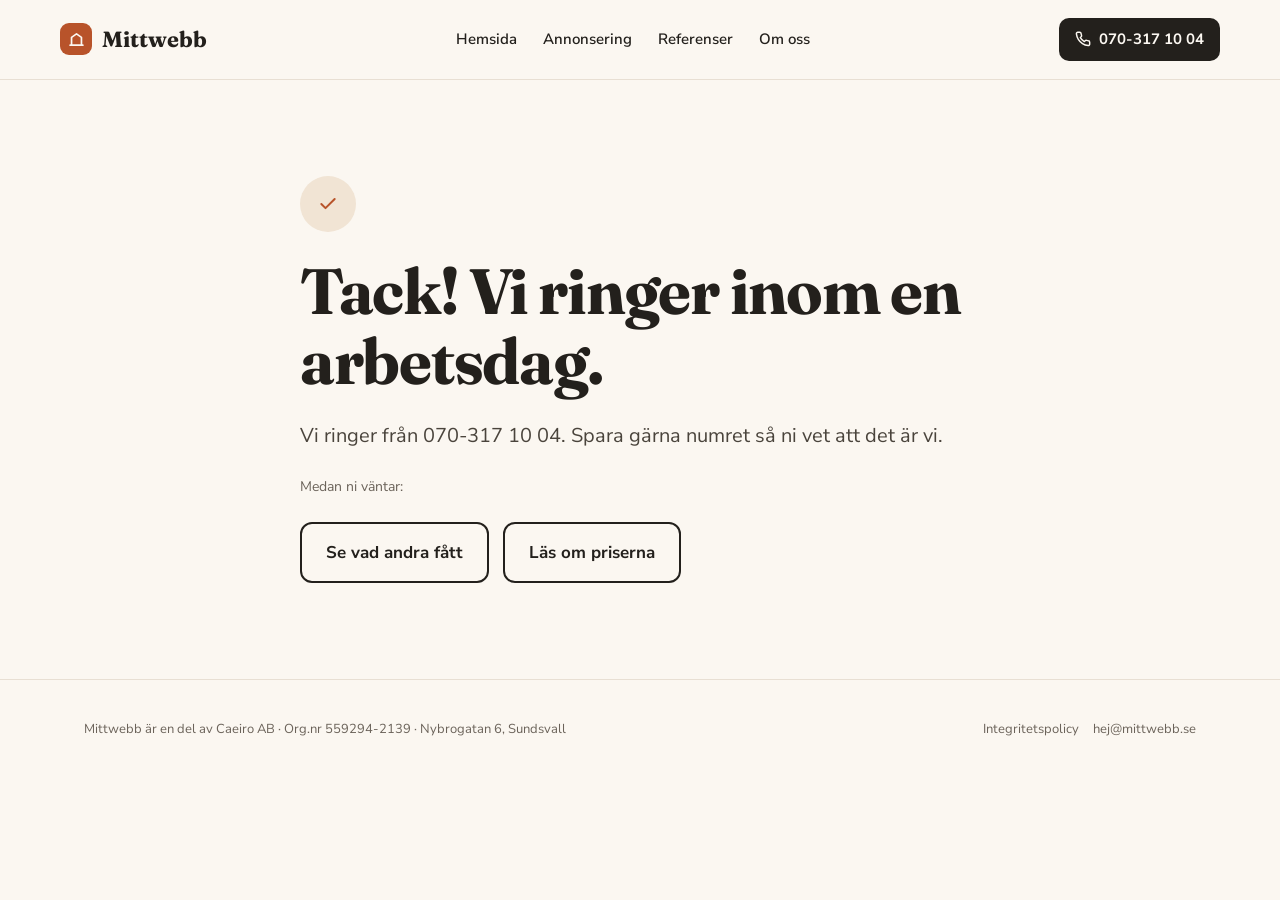
<file: tack.html>
<!doctype html>
<html lang="sv"><head><meta charset="utf-8"><meta name="viewport" content="width=device-width,initial-scale=1">
<title>Tack | Mittwebb</title><meta name="description" content="Vi ringer inom en arbetsdag.">
<link rel="canonical" href="https://mittwebb.se/tack">
<meta property="og:title" content="Tack | Mittwebb"><meta property="og:description" content="Vi ringer inom en arbetsdag."><meta property="og:url" content="https://mittwebb.se/tack"><meta property="og:type" content="website">
<link rel="preconnect" href="https://fonts.googleapis.com"><link rel="preconnect" href="https://fonts.gstatic.com" crossorigin>
<link href="https://fonts.googleapis.com/css2?family=Fraunces:opsz,wght@9..144,600;9..144,700&family=Nunito+Sans:wght@400;600;700&display=swap" rel="stylesheet">
<link rel="stylesheet" href="/style.css">
<script type="application/ld+json">{"@context":"https://schema.org","@type":"LocalBusiness","name":"Mittwebb","url":"https://mittwebb.se","telephone":"+46703171004","email":"hej@mittwebb.se","address":{"@type":"PostalAddress","streetAddress":"Nybrogatan 6","addressLocality":"Sundsvall","addressCountry":"SE"},"areaServed":["Sundsvall","Timrå","Härnösand"],"parentOrganization":{"@type":"Organization","name":"Caeiro AB"}}</script>
</head><body>
<header><div class="wrap nav" id="nav">
<a class="logo" href="/"><i><svg width="17" height="17" viewBox="0 0 24 24" fill="none" stroke="#FBF7F1" stroke-width="2.4" stroke-linecap="round" stroke-linejoin="round"><path d="M3 20h18M5 20V9l7-5 7 5v11"/></svg></i>Mittwebb</a>
<ul><li><a href="/">Hemsida</a></li><li><a href="/annonsering">Annonsering</a></li><li><a href="/referenser">Referenser</a></li><li><a href="/om">Om oss</a></li></ul>
<div class="row" style="gap:8px;align-items:center"><a class="call" href="tel:+46703171004"><svg width="16" height="16" viewBox="0 0 24 24" fill="none" stroke="currentColor" stroke-width="2.2" stroke-linecap="round" stroke-linejoin="round"><path d="M22 16.9v3a2 2 0 0 1-2.2 2 19.8 19.8 0 0 1-8.6-3.1 19.5 19.5 0 0 1-6-6A19.8 19.8 0 0 1 2.1 4.2 2 2 0 0 1 4.1 2h3a2 2 0 0 1 2 1.7c.1.9.4 1.8.7 2.7a2 2 0 0 1-.5 2.1L8 9.8a16 16 0 0 0 6 6l1.3-1.3a2 2 0 0 1 2.1-.5c.9.3 1.8.6 2.7.7a2 2 0 0 1 1.9 2z"/></svg><span>070-317 10 04</span></a><button class="burger" aria-label="Meny" onclick="document.getElementById('nav').classList.toggle('open')"><svg width="24" height="24" viewBox="0 0 24 24" fill="none" stroke="#23201C" stroke-width="2.2" stroke-linecap="round"><path d="M4 7h16M4 12h16M4 17h16"/></svg></button></div>
</div></header>
<main>
<section class="wrap stack" style="max-width:720px;padding:96px 20px"><div style="width:56px;height:56px;border-radius:50%;background:var(--tint);display:grid;place-items:center"><svg width="20" height="20" viewBox="0 0 24 24" fill="none" stroke="#B8532A" stroke-width="2.4" stroke-linecap="round" stroke-linejoin="round"><path d="M20 6L9 17l-5-5"/></svg></div>
<h1>Tack! Vi ringer inom en arbetsdag.</h1><p class="lead">Vi ringer från 070-317 10 04. Spara gärna numret så ni vet att det är vi.</p>
<p class="small">Medan ni väntar:</p><div class="row"><a class="btn btn-o" href="/referenser">Se vad andra fått</a><a class="btn btn-o" href="/#priser">Läs om priserna</a></div></section>
</main>
<footer><div class="wrap foot"><div>Mittwebb är en del av Caeiro AB · Org.nr 559294-2139 · Nybrogatan 6, Sundsvall</div><div class="row"><a href="/integritetspolicy">Integritetspolicy</a><a href="mailto:hej@mittwebb.se">hej@mittwebb.se</a></div></div></footer>
<a class="sticky-call" href="tel:+46703171004"><svg width="16" height="16" viewBox="0 0 24 24" fill="none" stroke="currentColor" stroke-width="2.2" stroke-linecap="round" stroke-linejoin="round"><path d="M22 16.9v3a2 2 0 0 1-2.2 2 19.8 19.8 0 0 1-8.6-3.1 19.5 19.5 0 0 1-6-6A19.8 19.8 0 0 1 2.1 4.2 2 2 0 0 1 4.1 2h3a2 2 0 0 1 2 1.7c.1.9.4 1.8.7 2.7a2 2 0 0 1-.5 2.1L8 9.8a16 16 0 0 0 6 6l1.3-1.3a2 2 0 0 1 2.1-.5c.9.3 1.8.6 2.7.7a2 2 0 0 1 1.9 2z"/></svg> Ring 070-317 10 04</a>
</body></html>
</file>
<file: skiss/skiss.css>
*{box-sizing:border-box}body{margin:0;font-family:var(--ff);color:var(--ink);background:var(--bg);line-height:1.5;-webkit-font-smoothing:antialiased}
h1,h2,h3{margin:0;line-height:1.12;letter-spacing:-.01em;font-family:var(--hf);font-weight:var(--hw)}h1{font-size:clamp(34px,6.5vw,58px)}h2{font-size:clamp(26px,4vw,40px)}h3{font-size:19px;font-family:var(--ff);font-weight:700}p{margin:0}
.wrap{max-width:1080px;margin:0 auto;padding:0 20px}
.mwbar{background:#FBF7F1;border-bottom:2px solid #B8532A;font-size:14px;color:#4A443C;font-family:'Nunito Sans',system-ui,sans-serif}.mwbar .wrap{display:flex;justify-content:space-between;align-items:center;gap:16px;padding:12px 20px;flex-wrap:wrap}
.mwbar b{color:#B8532A}.mwbar a{color:#B8532A;font-weight:700}
.top{position:sticky;top:0;background:var(--bg);border-bottom:1px solid var(--line);z-index:5}.top .wrap{display:flex;justify-content:space-between;align-items:center;padding:14px 20px;gap:12px}
.brand{font-family:var(--hf);font-weight:var(--hw);font-size:22px;color:var(--ink);text-decoration:none}.brand i{display:inline-block;width:12px;height:12px;border-radius:3px;background:var(--acc);margin-right:8px;vertical-align:middle}
.call{display:inline-flex;align-items:center;gap:8px;background:var(--acc);color:#fff;text-decoration:none;font-weight:700;padding:12px 18px;border-radius:var(--r);white-space:nowrap}
.btn2{display:inline-flex;align-items:center;padding:12px 18px;border:2px solid var(--ink);border-radius:var(--r);color:var(--ink);text-decoration:none;font-weight:700}
.btns{display:flex;gap:12px;flex-wrap:wrap}
.pill{display:inline-block;background:var(--soft);color:var(--acc);font-weight:700;font-size:13px;padding:6px 12px;border-radius:999px;margin-bottom:14px;letter-spacing:.04em;text-transform:uppercase}
section{padding:72px 0}.soft{background:var(--soft)}
.img,.noimg{width:100%;aspect-ratio:4/3;object-fit:cover;border-radius:var(--r);background:var(--soft);display:block}.noimg{display:grid;place-items:center;color:var(--mute);border:2px dashed var(--line);font-weight:600}
.checks{list-style:none;padding:0;margin:20px 0 0;display:flex;flex-direction:column;gap:14px;font-size:17px;font-weight:600}.checks li{display:flex;gap:10px;align-items:flex-start}.checks svg{color:var(--acc);flex-shrink:0;margin-top:3px}
.map{width:100%;height:300px;border:0;border-radius:var(--r);filter:grayscale(.2)}
.two{display:grid;grid-template-columns:1fr 1fr;gap:40px;align-items:center}
.kontakt .big{font-size:28px;font-weight:800;color:var(--acc);text-decoration:none;font-family:var(--ff)}.kontakt p{margin-top:8px;color:var(--body)}
footer{padding:28px 0;border-top:1px solid var(--line);font-size:13px;color:var(--mute)}
.sticky{display:none}
@media (max-width:820px){.two,.grid,.hero{grid-template-columns:1fr!important}.hero{padding:40px 0!important;gap:28px!important}section{padding:48px 0}.top .call{padding:10px 14px;font-size:14px}
.sticky{display:flex;position:fixed;bottom:14px;left:14px;right:14px;justify-content:center;gap:8px;padding:15px;background:var(--acc);color:#fff;border-radius:12px;font-weight:800;text-decoration:none;box-shadow:0 8px 24px rgba(0,0,0,.2);z-index:9}body{padding-bottom:70px}}
</file>
<file: style.css>
:root{--bg:#FBF7F1;--ink:#23201C;--acc:#B8532A;--acc2:#8F3E1D;--line:#E8DFD3;--mute:#6B635A;--body:#4A443C;--tint:#F1E4D4;--peach:#E8A27F;--white:#fff}
*{box-sizing:border-box}html{scroll-behavior:smooth}
body{margin:0;font-family:'Nunito Sans',system-ui,sans-serif;background:var(--bg);color:var(--ink);line-height:1.5;-webkit-font-smoothing:antialiased}
a{color:var(--acc)}a:hover{color:var(--acc2)}
h1,h2,h3{font-family:'Fraunces',Georgia,serif;letter-spacing:-.02em;line-height:1.1;margin:0}
h1{font-size:clamp(36px,6vw,64px)}h2{font-size:clamp(30px,4.2vw,44px)}h3{font-size:22px;font-family:'Nunito Sans',system-ui,sans-serif;font-weight:700;letter-spacing:0}
p{margin:0}.lead{font-size:clamp(17px,2vw,20px);color:var(--body);line-height:1.6}
.wrap{max-width:1160px;margin:0 auto;padding-left:24px;padding-right:24px}
.eyebrow{font-size:13px;font-weight:700;letter-spacing:.08em;text-transform:uppercase;color:var(--acc)}
.btn{display:inline-flex;align-items:center;gap:8px;padding:16px 24px;border-radius:12px;font-weight:700;font-size:17px;text-decoration:none;border:2px solid transparent;cursor:pointer;font-family:inherit}
.btn-p{background:var(--acc);color:var(--bg)}.btn-p:hover{background:var(--acc2);color:var(--bg)}
.btn-o{border-color:var(--ink);color:var(--ink);background:transparent}.btn-o:hover{background:var(--ink);color:var(--bg)}
.btn-d{background:var(--ink);color:var(--bg)}.btn-l{background:var(--bg);color:var(--ink)}
header{position:sticky;top:0;z-index:10;background:rgba(251,247,241,.92);backdrop-filter:blur(8px);border-bottom:1px solid var(--line)}
.nav{display:flex;align-items:center;justify-content:space-between;padding:18px 0;gap:24px}
.logo{display:flex;align-items:center;gap:10px;text-decoration:none;color:var(--ink);font-family:'Fraunces',Georgia,serif;font-size:22px;font-weight:700}
.logo i{width:32px;height:32px;border-radius:9px;background:var(--acc);display:grid;place-items:center}
.nav ul{display:flex;gap:26px;list-style:none;margin:0;padding:0;font-weight:600;font-size:15px}
.nav ul a{color:var(--ink);text-decoration:none}.nav ul a.on{color:var(--acc)}
.nav .call{display:inline-flex;align-items:center;gap:8px;padding:10px 16px;background:var(--ink);color:var(--bg);border-radius:10px;text-decoration:none;font-weight:700;font-size:15px;white-space:nowrap}
.burger{display:none;background:none;border:0;padding:8px;cursor:pointer}
section{padding-top:112px;padding-bottom:112px}.sec-white{background:var(--white);border-top:1px solid var(--line);border-bottom:1px solid var(--line)}.sec-dark{background:var(--ink);color:var(--bg)}
.hero{display:grid;grid-template-columns:1.1fr .9fr;gap:72px;align-items:center;padding-top:96px;padding-bottom:96px}
.stack{display:flex;flex-direction:column;gap:24px}.row{display:flex;gap:14px;flex-wrap:wrap}
.pill{display:inline-flex;align-items:center;gap:6px;padding:6px 12px;background:var(--tint);color:var(--acc2);border-radius:999px;font-size:13px;font-weight:700;align-self:flex-start}
.ph{border-radius:20px;background:var(--line);border:2px dashed #C9B9A3;display:grid;place-items:center;text-align:center;padding:24px;color:var(--mute);font-weight:600;min-height:320px}
.grid2{display:grid;grid-template-columns:repeat(2,1fr);gap:32px}.grid3{display:grid;grid-template-columns:repeat(3,1fr);gap:40px}.grid4{display:grid;grid-template-columns:repeat(4,1fr);gap:24px}
.card{padding:32px;border-radius:18px;background:var(--bg)}.card-w{background:var(--white);border:1px solid var(--line)}
.trust{display:flex;gap:14px;align-items:flex-start;padding:22px 24px;line-height:1.5;background:var(--white);border:1px solid var(--line);border-radius:14px;font-size:15px}
.trust svg{flex-shrink:0}
.num{font-family:'Fraunces',Georgia,serif;font-size:52px;font-weight:700;color:var(--acc);line-height:1}
.checks{display:flex;flex-direction:column;gap:12px;font-size:16px;line-height:1.5}.checks div{display:flex;gap:10px}.checks svg{flex-shrink:0;margin-top:2px}
.price{font-family:'Fraunces',Georgia,serif;font-size:clamp(38px,5vw,52px);font-weight:700;letter-spacing:-.02em}
.small{font-size:14px;color:var(--mute);line-height:1.55}
.faq details{border-top:1px solid var(--line);padding:22px 0}.faq details:last-child{border-bottom:1px solid var(--line)}.faq summary{font-weight:700;font-size:18px;cursor:pointer;list-style:none;display:flex;justify-content:space-between}.faq summary::after{content:'+';color:var(--acc)}.faq details[open] summary::after{content:'–'}.faq p{padding-top:10px;color:var(--body)}
.cta{display:flex;justify-content:space-between;align-items:center;gap:40px;flex-wrap:wrap}
form{display:flex;flex-direction:column;gap:14px}label{font-size:14px;font-weight:700}
input,textarea{padding:13px 14px;font-size:16px;font-family:inherit;border:1px solid #C9B9A3;border-radius:10px;background:var(--white);width:100%}
.chips{display:flex;gap:8px;flex-wrap:wrap}.chips label{display:flex;align-items:center;gap:6px;padding:9px 12px;border:1px solid #C9B9A3;border-radius:999px;font-size:14px;font-weight:600;cursor:pointer}.chips input{width:auto}
footer{padding:40px 0;border-top:1px solid var(--line);font-size:13px;color:var(--mute)}.foot{display:flex;justify-content:space-between;gap:16px;flex-wrap:wrap}.foot a{color:var(--mute);text-decoration:none}
.sticky-call{display:none}
@media (max-width:860px){.hero,.grid2,.grid3,.grid4{grid-template-columns:1fr}.nav ul{display:none}.nav.open ul{display:flex;flex-direction:column;position:absolute;left:0;right:0;top:100%;background:var(--bg);padding:16px 20px;border-bottom:1px solid var(--line);gap:16px}.burger{display:block}.nav .call span{display:none}section{padding-top:72px;padding-bottom:72px}.hero{padding-top:56px;padding-bottom:56px;gap:40px}.ph{min-height:200px}
.sticky-call{display:flex;position:fixed;bottom:16px;left:16px;right:16px;z-index:20;justify-content:center;gap:10px;padding:14px;background:var(--acc);color:var(--bg);border-radius:14px;font-weight:700;text-decoration:none;box-shadow:0 8px 24px rgba(0,0,0,.18)}body{padding-bottom:72px}}
</file>
